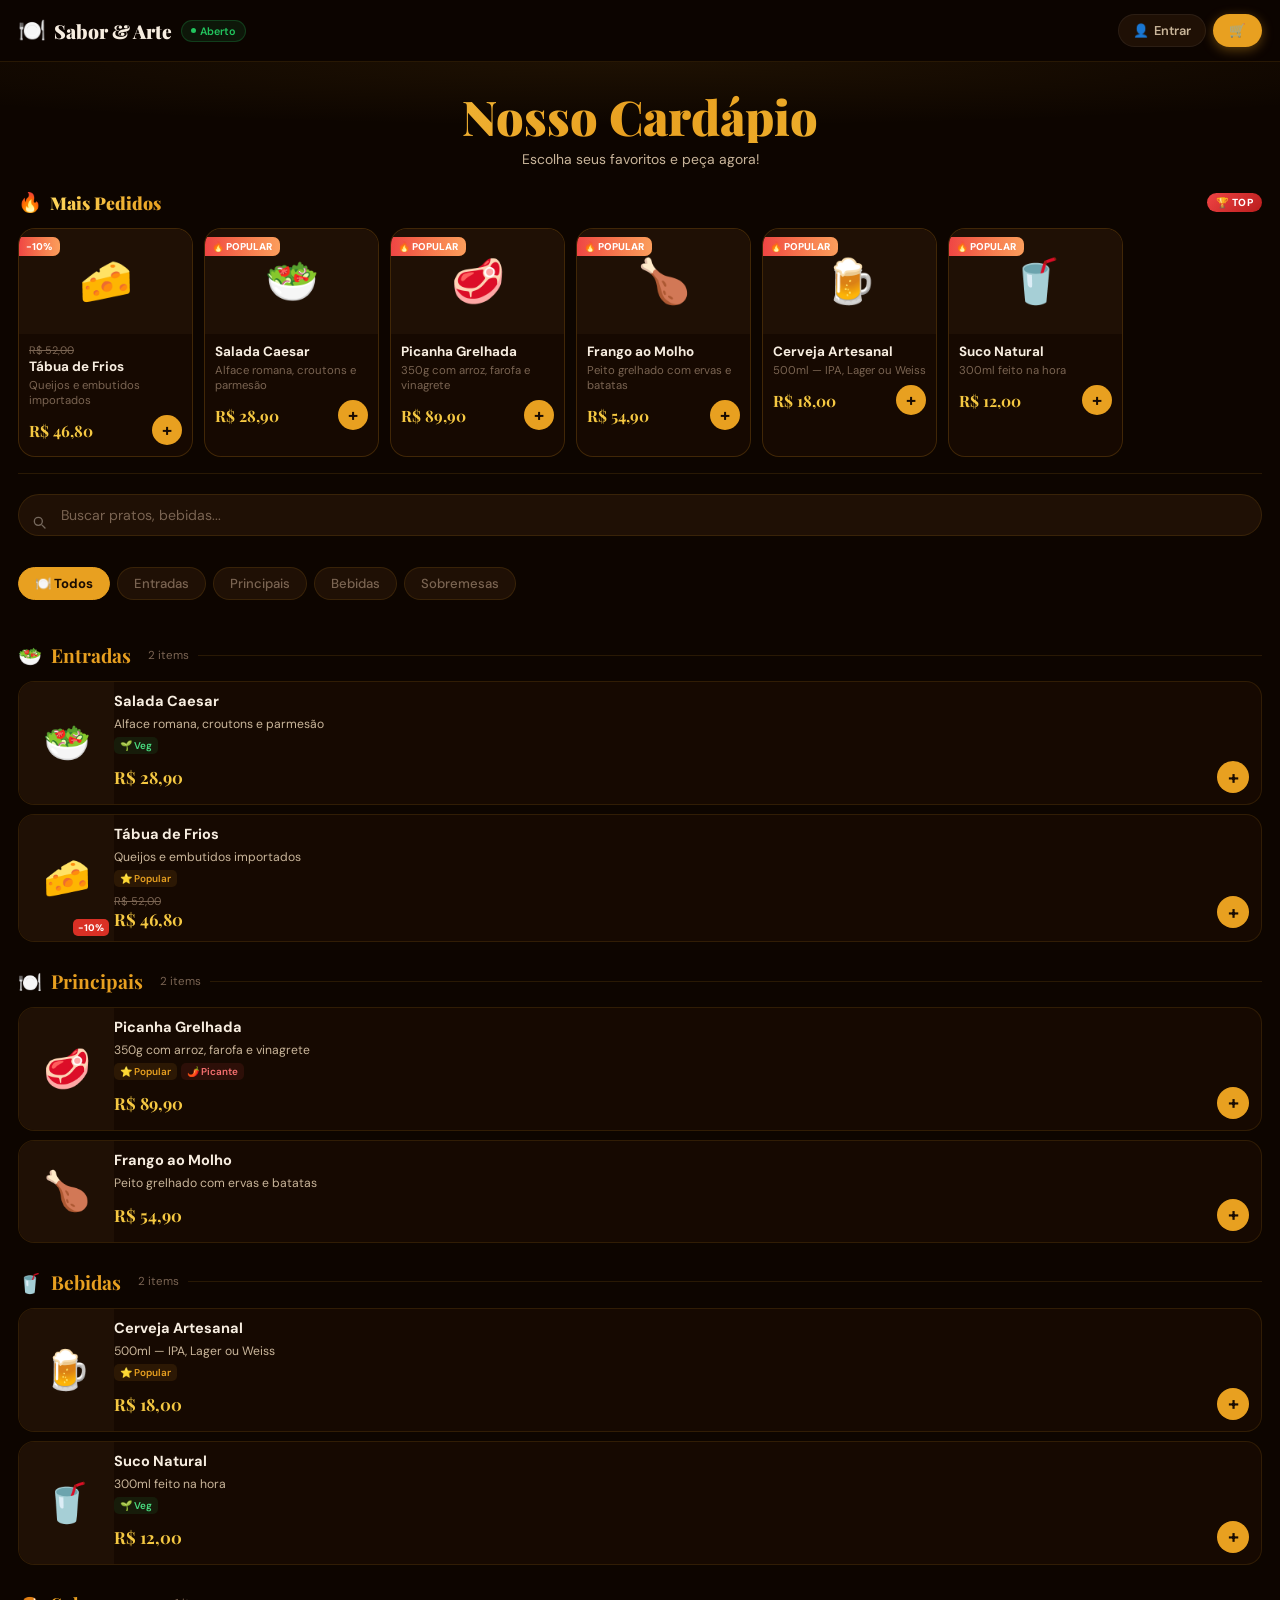
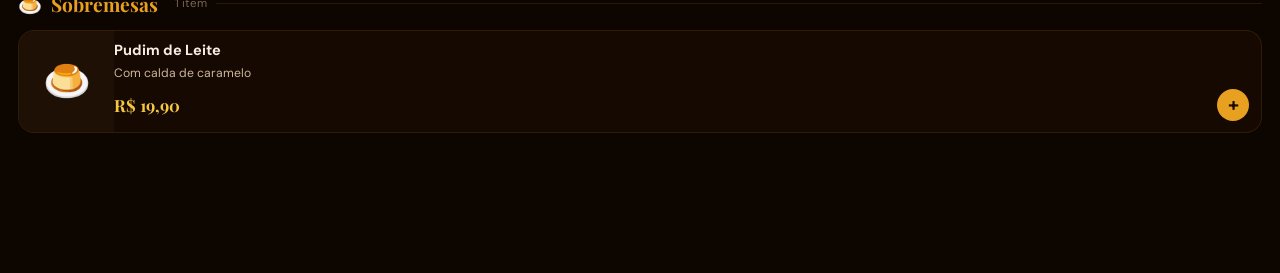
<file: cardapio-3.html>
<!DOCTYPE html>
<html lang="pt-BR">
<head>
<meta charset="UTF-8">
<meta name="viewport" content="width=device-width,initial-scale=1,maximum-scale=1,user-scalable=no">
<meta name="theme-color" content="#0d0500">
<meta name="apple-mobile-web-app-capable" content="yes">
<meta name="apple-mobile-web-app-status-bar-style" content="black-translucent">
<meta name="description" content="Cardápio digital — peça com facilidade">
<link rel="manifest" href="#" id="manifest-link">
<title>Cardápio Digital</title>
<link rel="preconnect" href="https://fonts.googleapis.com">
<link href="https://fonts.googleapis.com/css2?family=Playfair+Display:wght@400;700;900&family=DM+Sans:wght@300;400;500;600&display=swap" rel="stylesheet">
<script src="credito.js"></script>
<script src="entrega.js"></script>
<style>
/* ══ TOKENS ══ */
:root{
  --bg:#0d0500;--s1:#160901;--s2:#1f1005;--s3:#2a160a;--s4:#341d0e;
  --gold:#e8a020;--gold2:#f5c842;--gold3:#ffd85c;--gdim:rgba(232,160,32,.12);
  --red:#d93025;--green:#22c55e;--blue:#3b82f6;--purple:#8b5cf6;
  --text:#f7ede0;--t2:#c9b59a;--muted:#7a6452;
  --bord:rgba(232,160,32,.13);--bord2:rgba(255,255,255,.06);
  --r:16px;--rsm:10px;--rxs:8px;
  --serif:'Playfair Display',serif;--sans:'DM Sans',sans-serif;
}
*,*::before,*::after{box-sizing:border-box;margin:0;padding:0;-webkit-tap-highlight-color:transparent}
html{scroll-behavior:smooth}
body{background:var(--bg);color:var(--text);font-family:var(--sans);min-height:100vh;overflow-x:hidden;-webkit-font-smoothing:antialiased}
button{cursor:pointer;border:none;font-family:var(--sans);outline:none}
input,textarea,select{font-family:var(--sans);outline:none}
img{display:block}
::-webkit-scrollbar{width:3px;height:3px}
::-webkit-scrollbar-thumb{background:var(--bord);border-radius:99px}

/* ══ HEADER ══ */
.hdr{position:sticky;top:0;z-index:200;height:62px;background:rgba(13,5,0,.96);backdrop-filter:blur(24px);-webkit-backdrop-filter:blur(24px);border-bottom:1px solid var(--bord);display:flex;align-items:center;justify-content:space-between;padding:0 18px;gap:10px}
.hdr-left{display:flex;align-items:center;gap:9px;flex:1;min-width:0}
.logo-wrap{display:flex;align-items:center;gap:8px;min-width:0}
.logo-ico{font-size:1.4rem;flex-shrink:0}
.logo{font-family:var(--serif);font-size:1.2rem;font-weight:900;white-space:nowrap;overflow:hidden;text-overflow:ellipsis}
.logo em{color:var(--gold);font-style:normal}
.open-pill{flex-shrink:0;display:flex;align-items:center;gap:4px;background:rgba(34,197,94,.1);border:1px solid rgba(34,197,94,.22);border-radius:20px;padding:3px 9px;font-size:.67rem;font-weight:600;color:var(--green)}
.odot{width:5px;height:5px;border-radius:50%;background:var(--green);animation:bk 2s infinite}
@keyframes bk{0%,100%{opacity:1}50%{opacity:.3}}
.hdr-right{display:flex;align-items:center;gap:7px;flex-shrink:0}
.auth-btn{background:var(--s2);border:1px solid var(--bord2);border-radius:50px;padding:7px 14px;font-size:.8rem;font-weight:600;color:var(--t2);display:flex;align-items:center;gap:5px;transition:border-color .15s}
.auth-btn:hover{border-color:var(--gold)}
.cart-fab{position:relative;background:var(--gold);border-radius:50px;padding:8px 16px;font-size:.84rem;font-weight:700;color:#1a0c02;display:flex;align-items:center;gap:5px;box-shadow:0 3px 12px rgba(232,160,32,.38);transition:transform .12s}
.cart-fab:active{transform:scale(.94)}
.cbadge{position:absolute;top:-6px;right:-6px;background:var(--red);color:#fff;border-radius:50%;width:19px;height:19px;display:none;align-items:center;justify-content:center;font-size:.66rem;font-weight:800;border:2px solid var(--bg);animation:popIn .2s both;transition:transform .2s cubic-bezier(.34,1.56,.64,1)}
.cbadge.on{display:flex}
@keyframes popIn{from{transform:scale(0)}to{transform:scale(1)}}

/* ══ HERO ══ */
.hero{position:relative;padding:28px 20px 20px;text-align:center;overflow:hidden}
.hero::before{content:'';position:absolute;inset:0;background:radial-gradient(ellipse 70% 50% at 50% 0%,rgba(232,160,32,.08),transparent);pointer-events:none}
.hero-title{font-family:var(--serif);font-size:clamp(1.8rem,7vw,3rem);font-weight:900;line-height:1.1;background:linear-gradient(135deg,var(--gold3),var(--gold),var(--gold2));-webkit-background-clip:text;-webkit-text-fill-color:transparent;background-clip:text}
.hero-sub{color:var(--t2);margin-top:6px;font-size:.87rem;line-height:1.5}
.hero-hrs{display:none;align-items:center;gap:5px;margin-top:10px;background:var(--s2);border:1px solid var(--bord);border-radius:20px;padding:4px 12px;font-size:.74rem;color:var(--t2)}
.hero-hrs.on{display:inline-flex}
/* Status fechado */
.closed-notice{display:none;margin:0 18px 14px;padding:12px 15px;background:rgba(217,48,37,.08);border:1px solid rgba(217,48,37,.25);border-radius:var(--r);font-size:.85rem;color:#f87171;align-items:center;gap:9px}
.closed-notice.on{display:flex}

/* ══ CREDIT BANNER ══ */
.credit-banner{display:none;align-items:center;gap:12px;margin:0 18px 14px;padding:13px 15px;background:linear-gradient(135deg,rgba(139,92,246,.15),rgba(139,92,246,.06));border:1px solid rgba(139,92,246,.3);border-radius:var(--r)}
.credit-banner.on{display:flex}
.cb-icon{font-size:1.8rem;flex-shrink:0}
.cb-info{flex:1;min-width:0}
.cb-title{font-weight:700;font-size:.9rem;color:#c4b5fd}
.cb-sub{font-size:.76rem;color:var(--t2);margin-top:2px}
.cb-btn{background:rgba(139,92,246,.25);border:1px solid rgba(139,92,246,.4);border-radius:var(--rxs);padding:7px 13px;font-size:.78rem;font-weight:700;color:#c4b5fd;flex-shrink:0;white-space:nowrap}

/* ══ OFFERS ══ */
.offers-wrap{padding:0 18px;display:none}.offers-wrap.on{display:block}
.oh{display:flex;align-items:center;gap:8px;margin-bottom:13px}
.flame{font-size:1.2rem;animation:fd 1.3s ease-in-out infinite alternate;display:inline-block}
@keyframes fd{0%{transform:scale(1) rotate(-4deg);filter:drop-shadow(0 0 5px #f59e0b)}100%{transform:scale(1.12) rotate(3deg);filter:drop-shadow(0 0 12px #ef4444)}}
.oh-lbl{font-family:var(--serif);font-size:1.1rem;font-weight:900;background:linear-gradient(90deg,var(--gold3),var(--gold));-webkit-background-clip:text;-webkit-text-fill-color:transparent;background-clip:text}
.hot-pill{margin-left:auto;background:linear-gradient(135deg,#ef4444,#b91c1c);color:#fff;font-size:.64rem;font-weight:800;border-radius:20px;padding:3px 9px;text-transform:uppercase;letter-spacing:.5px;animation:hp 1.8s ease-in-out infinite}
@keyframes hp{0%,100%{box-shadow:0 0 0 0 rgba(239,68,68,.4)}50%{box-shadow:0 0 0 6px rgba(239,68,68,0)}}
.offers-row{display:flex;gap:11px;overflow-x:auto;padding-bottom:16px;scrollbar-width:none}
.offers-row::-webkit-scrollbar{display:none}
.oc{flex-shrink:0;width:175px;background:var(--s1);border:1px solid rgba(232,160,32,.2);border-radius:17px;overflow:hidden;position:relative;cursor:pointer;transition:transform .16s,border-color .16s,box-shadow .16s}
.oc:active{transform:scale(.96)}
.oc:hover{border-color:var(--gold);transform:translateY(-3px);box-shadow:0 8px 24px rgba(232,160,32,.15)}
.oc-rib{position:absolute;top:8px;left:-1px;z-index:3;background:linear-gradient(90deg,#ef4444,#f97316);color:#fff;font-size:.62rem;font-weight:800;padding:3px 8px;border-radius:0 7px 7px 0;text-transform:uppercase;overflow:hidden}
.oc-rib::after{content:'';position:absolute;inset:0;background:linear-gradient(90deg,transparent,rgba(255,255,255,.3),transparent);background-size:200% 100%;animation:rs 2.5s infinite}
@keyframes rs{0%{background-position:-200% 0}100%{background-position:200% 0}}
.oc-img{width:100%;height:105px;background:var(--s2);display:flex;align-items:center;justify-content:center;font-size:2.8rem;overflow:hidden;position:relative}
.oc-img img{width:100%;height:100%;object-fit:cover;transition:transform .3s}
.oc:hover .oc-img img{transform:scale(1.06)}
.oc-body{padding:9px 10px 11px}
.oc-name{font-weight:700;font-size:.84rem;line-height:1.3;margin-bottom:3px}
.oc-desc{font-size:.71rem;color:var(--muted);display:-webkit-box;-webkit-line-clamp:2;-webkit-box-orient:vertical;overflow:hidden;margin-bottom:7px}
.oc-row{display:flex;align-items:center;justify-content:space-between}
.oc-price{font-family:var(--serif);font-size:.98rem;font-weight:700;color:var(--gold2)}
.oc-old{font-size:.68rem;color:var(--muted);text-decoration:line-through;margin-bottom:1px}
.oc-add{background:var(--gold);border-radius:50%;width:30px;height:30px;font-size:1.1rem;font-weight:700;color:#1a0c02;display:flex;align-items:center;justify-content:center;transition:transform .1s,background .1s}
.oc-add:active{transform:scale(.86);background:var(--gold2)}
.od{height:1px;background:var(--bord);margin:0 18px 20px}

/* ══ SEARCH ══ */
.srch{padding:0 18px 13px;position:relative}
.srch-icon{position:absolute;left:31px;top:50%;transform:translateY(-50%);opacity:.4;pointer-events:none}
.srch-bar{width:100%;background:var(--s2);border:1px solid var(--bord);border-radius:50px;padding:11px 18px 11px 42px;color:var(--text);font-size:.88rem;transition:border-color .18s,box-shadow .18s}
.srch-bar:focus{border-color:var(--gold);box-shadow:0 0 0 3px rgba(232,160,32,.1)}
.srch-bar::placeholder{color:var(--muted)}
.srch-x{position:absolute;right:30px;top:50%;transform:translateY(-50%);background:var(--s3);border:none;border-radius:50%;width:22px;height:22px;color:var(--muted);font-size:.75rem;display:none;align-items:center;justify-content:center}
.srch-x.on{display:flex}

/* ══ CATEGORIES ══ */
.cats{display:flex;gap:7px;overflow-x:auto;padding:0 18px 16px;scrollbar-width:none}
.cats::-webkit-scrollbar{display:none}
.chip{flex-shrink:0;background:var(--s2);border:1px solid var(--bord);border-radius:50px;padding:7px 16px;font-size:.82rem;font-weight:500;color:var(--muted);white-space:nowrap;transition:all .16s}
.chip.on{background:var(--gold);border-color:var(--gold);color:#1a0c02;font-weight:700}

/* ══ MENU ══ */
.menu{padding:0 18px 140px}
.cat-hd{font-family:var(--serif);font-size:1.2rem;font-weight:700;color:var(--gold);margin:26px 0 13px;display:flex;align-items:center;gap:9px}
.cat-hd::after{content:'';flex:1;height:1px;background:var(--bord)}
.items-list{display:flex;flex-direction:column;gap:9px}
.ic{background:var(--s1);border:1px solid var(--bord);border-radius:var(--r);display:flex;overflow:hidden;transition:border-color .16s,transform .1s,box-shadow .16s;cursor:pointer;animation:fu .32s both}
.ic:nth-child(2){animation-delay:.04s}.ic:nth-child(3){animation-delay:.08s}.ic:nth-child(4){animation-delay:.12s}.ic:nth-child(5){animation-delay:.16s}
@keyframes fu{from{opacity:0;transform:translateY(10px)}to{opacity:1;transform:translateY(0)}}
.ic:active{transform:scale(.985)}
.ic:hover{border-color:rgba(232,160,32,.35);box-shadow:0 4px 18px rgba(0,0,0,.28)}
.ic.unavail{opacity:.4;pointer-events:none}
.ic-img{width:95px;flex-shrink:0;background:var(--s2);display:flex;align-items:center;justify-content:center;font-size:2.4rem;min-height:95px;overflow:hidden;position:relative}
.ic-img img{width:100%;height:100%;object-fit:cover;transition:transform .3s}
.ic:hover .ic-img img{transform:scale(1.05)}
.ic-pbadge{position:absolute;bottom:5px;right:5px;background:var(--red);color:#fff;font-size:.6rem;font-weight:800;border-radius:5px;padding:2px 5px}
.ic-new{position:absolute;top:5px;left:5px;background:var(--purple);color:#fff;font-size:.6rem;font-weight:800;border-radius:5px;padding:2px 5px}
.ic-body{flex:1;padding:11px 12px 11px 0;display:flex;flex-direction:column;gap:4px;min-width:0}
.ic-name{font-weight:700;font-size:.91rem;line-height:1.3}
.ic-desc{color:var(--t2);font-size:.76rem;line-height:1.4;flex:1;display:-webkit-box;-webkit-line-clamp:2;-webkit-box-orient:vertical;overflow:hidden}
.ic-tags{display:flex;gap:4px;flex-wrap:wrap}
.itag{font-size:.62rem;font-weight:600;border-radius:5px;padding:2px 6px;background:var(--s3);color:var(--t2)}
.itag.veg{background:rgba(34,197,94,.1);color:#4ade80}
.itag.hot{background:rgba(239,68,68,.1);color:#f87171}
.itag.pop{background:rgba(232,160,32,.1);color:var(--gold)}
.ic-foot{display:flex;align-items:center;justify-content:space-between;margin-top:3px}
.ic-prices{display:flex;flex-direction:column}
.ic-old{font-size:.7rem;color:var(--muted);text-decoration:line-through}
.ic-price{font-family:var(--serif);font-size:1.05rem;font-weight:700;color:var(--gold2)}
.add-btn{background:var(--gold);border-radius:50%;width:32px;height:32px;font-size:1.2rem;font-weight:700;color:#1a0c02;display:flex;align-items:center;justify-content:center;flex-shrink:0;transition:transform .1s,background .1s}
.add-btn:active{transform:scale(.86);background:var(--gold2)}
.qrow{display:flex;align-items:center;gap:7px}
.qb{background:var(--s2);border:1px solid var(--bord);border-radius:50%;width:28px;height:28px;font-size:.9rem;font-weight:700;color:var(--text);display:flex;align-items:center;justify-content:center;transition:background .1s}
.qb.minus{color:var(--red);border-color:rgba(217,48,37,.3)}
.qb:active{background:var(--gold);color:#1a0c02;border-color:var(--gold)}
.qn{font-weight:700;font-size:.9rem;min-width:16px;text-align:center}
mark{background:rgba(232,160,32,.22);color:var(--gold2);border-radius:3px;padding:0 2px}
.no-results{text-align:center;padding:50px 20px;color:var(--muted)}
.no-results .nr-ico{font-size:2.6rem;margin-bottom:9px}

/* ══ FLOAT CART ══ */
.float-cart{position:fixed;bottom:22px;left:50%;transform:translateX(-50%);z-index:150;background:linear-gradient(135deg,var(--gold),var(--gold2));border-radius:50px;padding:13px 26px;color:#1a0c02;font-size:.9rem;font-weight:700;display:none;align-items:center;gap:9px;box-shadow:0 6px 24px rgba(232,160,32,.48);cursor:pointer;white-space:nowrap;transition:transform .15s}
.float-cart.on{display:flex}
.float-cart:active{transform:translateX(-50%) scale(.96)}
.fc-n{background:rgba(0,0,0,.18);border-radius:20px;padding:2px 8px;font-size:.78rem;font-weight:800}

/* ══ OVERLAYS ══ */
.overlay{position:fixed;inset:0;z-index:300;background:rgba(0,0,0,.78);backdrop-filter:blur(6px);-webkit-backdrop-filter:blur(6px);display:flex;align-items:flex-end;justify-content:center;opacity:0;pointer-events:none;transition:opacity .24s}
.overlay.on{opacity:1;pointer-events:all}
.sheet{background:var(--s1);border-top:1px solid var(--bord);border-radius:22px 22px 0 0;width:100%;max-width:520px;max-height:92vh;overflow-y:auto;transform:translateY(100%);transition:transform .3s cubic-bezier(.4,0,.2,1)}
.overlay.on .sheet{transform:translateY(0)}
.drag-bar{width:36px;height:4px;background:var(--s4);border-radius:2px;margin:12px auto 0;flex-shrink:0}
.sh-hd{padding:13px 18px 11px;border-bottom:1px solid var(--bord);display:flex;align-items:center;justify-content:space-between;flex-shrink:0}
.sh-hd h2,.sh-hd h3{font-family:var(--serif);font-size:1.05rem;font-weight:700}
.sh-close{background:var(--s3);border-radius:50%;width:28px;height:28px;color:var(--t2);font-size:.9rem;display:flex;align-items:center;justify-content:center;transition:background .15s}
.sh-close:hover{background:var(--red);color:#fff}

/* ══ DETAIL ══ */
.det-img-w{width:100%;height:210px;background:var(--s2);display:flex;align-items:center;justify-content:center;font-size:5rem;overflow:hidden;position:relative}
.det-img-w img{width:100%;height:100%;object-fit:cover}
.det-img-ov{position:absolute;bottom:0;left:0;right:0;height:60px;background:linear-gradient(to top,var(--s1),transparent)}
.det-cls{position:absolute;top:11px;right:11px;z-index:2;background:rgba(0,0,0,.55);backdrop-filter:blur(8px);border-radius:50%;width:32px;height:32px;color:#fff;display:flex;align-items:center;justify-content:center;font-size:.9rem}
.det-body{padding:16px 20px 28px}
.det-name{font-family:var(--serif);font-size:1.4rem;font-weight:900;margin-bottom:5px}
.det-tags-row{display:flex;gap:6px;flex-wrap:wrap;margin-bottom:9px}
.det-desc{color:var(--t2);font-size:.87rem;line-height:1.6;margin-bottom:14px}
.det-price-row{display:flex;align-items:flex-end;gap:10px;margin-bottom:18px}
.det-price{font-family:var(--serif);font-size:1.65rem;font-weight:900;color:var(--gold2)}
.det-old{font-size:.86rem;color:var(--muted);text-decoration:line-through;margin-bottom:3px}
.det-save{font-size:.76rem;color:var(--green);font-weight:600;margin-bottom:3px}
.obs-lbl{font-size:.79rem;font-weight:600;color:var(--muted);margin-bottom:5px}
.obs-ta{width:100%;background:var(--s2);border:1px solid var(--bord);border-radius:var(--rsm);padding:10px 13px;color:var(--text);font-size:.86rem;resize:none;height:66px;margin-bottom:15px;transition:border-color .18s}
.obs-ta:focus{border-color:var(--gold)}
.obs-ta::placeholder{color:var(--muted)}
.det-add-btn{width:100%;background:var(--gold);border-radius:13px;padding:14px;font-size:.96rem;font-weight:700;color:#1a0c02;display:flex;align-items:center;justify-content:center;gap:7px;transition:transform .1s,filter .1s}
.det-add-btn:active{transform:scale(.98);filter:brightness(.9)}

/* ══ UPSELL ══ */
.ups-added{margin:12px 18px;padding:10px 13px;background:rgba(232,160,32,.08);border:1px solid rgba(232,160,32,.2);border-radius:11px;display:flex;align-items:center;gap:10px}
.ups-ico{font-size:1.65rem}
.ups-name{font-weight:700;font-size:.87rem}
.ups-sub{font-size:.73rem;color:var(--t2);margin-top:1px}
.ups-sublbl{padding:0 18px 8px;font-size:.79rem;color:var(--t2)}
.ups-list{display:flex;flex-direction:column;gap:7px;padding:0 18px}
.ups-row{background:var(--s2);border:1px solid var(--bord);border-radius:11px;padding:9px 12px;display:flex;align-items:center;gap:10px;cursor:pointer;transition:border-color .14s}
.ups-row:hover{border-color:rgba(232,160,32,.35)}
.ups-img{width:42px;height:42px;border-radius:8px;background:var(--s3);display:flex;align-items:center;justify-content:center;font-size:1.35rem;overflow:hidden;flex-shrink:0}
.ups-img img{width:100%;height:100%;object-fit:cover}
.ups-info{flex:1;min-width:0}
.ups-iname{font-weight:600;font-size:.85rem;white-space:nowrap;overflow:hidden;text-overflow:ellipsis}
.ups-idesc{font-size:.72rem;color:var(--muted);margin-top:1px;white-space:nowrap;overflow:hidden;text-overflow:ellipsis}
.ups-iprice{font-family:var(--serif);font-size:.9rem;font-weight:700;color:var(--gold2);white-space:nowrap}
.ups-iadd{background:var(--gold);border-radius:50%;width:28px;height:28px;font-size:.95rem;font-weight:700;color:#1a0c02;display:flex;align-items:center;justify-content:center;flex-shrink:0;transition:background .1s}
.ups-iadd.done{background:var(--green)}
.ups-skip{display:block;width:calc(100% - 36px);margin:11px 18px 0;background:none;border:1px solid var(--bord);border-radius:11px;padding:10px;font-size:.84rem;color:var(--muted);transition:border-color .15s,color .15s}
.ups-skip:hover{border-color:var(--gold);color:var(--text)}

/* ══ CART ══ */
.cart-body{flex:1;overflow-y:auto;padding:10px 18px}
.citem{display:flex;align-items:center;gap:9px;padding:10px 0;border-bottom:1px solid var(--bord)}
.citem:last-child{border-bottom:none}
.citem-img{width:40px;height:40px;border-radius:8px;background:var(--s2);display:flex;align-items:center;justify-content:center;font-size:1.3rem;overflow:hidden;flex-shrink:0}
.citem-img img{width:100%;height:100%;object-fit:cover}
.citem-info{flex:1;min-width:0}
.citem-name{font-weight:600;font-size:.87rem;white-space:nowrap;overflow:hidden;text-overflow:ellipsis}
.citem-obs{font-size:.71rem;color:var(--muted);font-style:italic;margin-top:1px;white-space:nowrap;overflow:hidden;text-overflow:ellipsis}
.citem-unit{font-size:.74rem;color:var(--gold);margin-top:1px}
.ci-ctrl{display:flex;align-items:center;gap:6px;flex-shrink:0}
.cqb{background:var(--s2);border:1px solid var(--bord);border-radius:50%;width:25px;height:25px;font-size:.85rem;font-weight:700;color:var(--text);display:flex;align-items:center;justify-content:center;transition:background .1s}
.cqb.minus{color:var(--red);border-color:rgba(217,48,37,.28)}
.cqb:active{background:var(--gold);color:#1a0c02}
.cqn{font-weight:700;font-size:.86rem;min-width:15px;text-align:center}
.cart-empty-st{text-align:center;padding:40px 20px;color:var(--muted)}
.cart-empty-st .eico{font-size:2.8rem;margin-bottom:9px}

/* Credit banner inside cart */
.cart-credit-banner{margin:10px 18px;padding:11px 14px;background:rgba(139,92,246,.1);border:1px solid rgba(139,92,246,.25);border-radius:11px;display:none}
.cart-credit-banner.on{display:block}
.ccb-title{font-weight:700;font-size:.86rem;color:#c4b5fd;margin-bottom:5px}
.ccb-row{display:flex;align-items:center;justify-content:space-between;font-size:.82rem;color:var(--t2);margin-bottom:4px}
.ccb-toggle{display:flex;align-items:center;gap:8px;margin-top:8px}
.ccb-toggle label{font-size:.82rem;color:var(--t2);cursor:pointer}
input[type=checkbox]{accent-color:var(--purple);width:16px;height:16px;cursor:pointer}

/* ══ FORM ══ */
.form-area{padding:13px 18px;border-top:1px solid var(--bord);flex-shrink:0}
.fs-title{font-size:.78rem;font-weight:700;color:var(--muted);text-transform:uppercase;letter-spacing:.5px;margin-bottom:8px;display:flex;align-items:center;gap:5px}
.irow{display:flex;gap:8px;margin-bottom:8px}
.ci{flex:1;background:var(--s2);border:1px solid var(--bord);border-radius:var(--rsm);padding:10px 12px;color:var(--text);font-size:.85rem;transition:border-color .16s}
.ci:focus{border-color:var(--gold)}
.ci::placeholder{color:var(--muted)}
textarea.ci{resize:none;height:56px}
.ci.full{width:100%;display:block;margin-bottom:8px}
.dtog{display:flex;gap:7px;margin-bottom:8px}
.dopt{flex:1;background:var(--s2);border:1.5px solid var(--bord);border-radius:var(--rsm);padding:9px 8px;display:flex;align-items:center;justify-content:center;gap:5px;font-size:.82rem;font-weight:600;color:var(--muted);transition:all .15s}
.dopt.on{border-color:var(--gold);background:var(--gdim);color:var(--gold)}

/* Delivery zone card */
.delivery-section{padding:0 18px 10px;flex-shrink:0}
.delivery-label{font-size:.78rem;font-weight:700;color:var(--muted);text-transform:uppercase;letter-spacing:.5px;margin-bottom:7px;display:flex;align-items:center;gap:5px}
.addr-row{display:flex;gap:7px;margin-bottom:8px}
.addr-row .ci{flex:1}
.calc-btn{background:var(--gold);border-radius:var(--rsm);padding:9px 14px;font-size:.82rem;font-weight:700;color:#1a0c02;flex-shrink:0;transition:opacity .15s,transform .1s;white-space:nowrap}
.calc-btn:active{transform:scale(.96)}
.calc-btn:disabled{opacity:.5;cursor:not-allowed}

/* Payment */
.pay-wrap{display:flex;gap:6px;flex-wrap:wrap;margin-bottom:8px}
.popt{flex:1;min-width:64px;background:var(--s2);border:1.5px solid var(--bord);border-radius:var(--rsm);padding:8px 7px;display:flex;flex-direction:column;align-items:center;gap:3px;cursor:pointer;transition:all .15s}
.popt.on{border-color:var(--gold);background:var(--gdim)}
.pico{font-size:1.2rem}
.plbl{font-size:.67rem;font-weight:600;color:var(--muted);white-space:nowrap}
.popt.on .plbl{color:var(--gold)}
.troco-w{display:none;margin-bottom:8px}.troco-w.on{display:block}
.troco-hint{font-size:.73rem;color:var(--muted);margin-bottom:4px}

/* Cart footer */
.cart-foot{padding:12px 18px 26px;border-top:1px solid var(--bord);flex-shrink:0;background:var(--s1)}
.subtotline{display:flex;justify-content:space-between;font-size:.81rem;color:var(--t2);margin-bottom:4px}
.totalline{display:flex;justify-content:space-between;align-items:baseline;margin-bottom:13px;margin-top:6px;padding-top:8px;border-top:1px solid var(--bord)}
.tlbl{font-size:.9rem;font-weight:600;color:var(--t2)}
.tval{font-family:var(--serif);font-size:1.5rem;font-weight:900;color:var(--gold2)}
.wa-btn{width:100%;background:linear-gradient(135deg,#25D366,#1aaf56);border-radius:13px;padding:14px;color:#fff;font-size:.95rem;font-weight:700;display:flex;align-items:center;justify-content:center;gap:7px;box-shadow:0 4px 16px rgba(37,211,102,.3);transition:transform .12s,opacity .15s}
.wa-btn:active{transform:scale(.98)}
.wa-btn:disabled{opacity:.45}
.wa-btn.blocked{opacity:.35;cursor:not-allowed}

/* ══ AUTH ══ */
.auth-tabs{display:flex;border-bottom:1px solid var(--bord);margin:0 18px 16px}
.atab{flex:1;padding:11px 0;font-size:.88rem;font-weight:600;color:var(--muted);background:none;border-bottom:2px solid transparent;transition:color .15s,border-color .15s;text-align:center}
.atab.on{color:var(--gold);border-color:var(--gold)}
.auth-form{padding:0 18px 28px}
.auth-form .ci.full{margin-bottom:9px}
.auth-submit{width:100%;background:var(--gold);border-radius:12px;padding:13px;font-size:.95rem;font-weight:700;color:#1a0c02;margin-top:4px;transition:opacity .15s}
.auth-submit:hover{opacity:.9}
.auth-link{text-align:center;margin-top:11px;font-size:.82rem;color:var(--muted)}
.auth-link button{background:none;color:var(--gold);font-weight:600;font-size:.82rem}
.auth-err{background:rgba(217,48,37,.1);border:1px solid rgba(217,48,37,.25);border-radius:var(--rsm);padding:9px 13px;font-size:.82rem;color:#f87171;margin-bottom:10px;display:none}
.auth-err.on{display:block}

/* ══ PROFILE ══ */
.profile-header{padding:20px 18px 16px;border-bottom:1px solid var(--bord);text-align:center}
.profile-avatar{width:64px;height:64px;border-radius:50%;background:linear-gradient(135deg,var(--gold),var(--gold2));display:flex;align-items:center;justify-content:center;font-size:1.7rem;font-weight:900;color:#1a0c02;margin:0 auto 10px;font-family:var(--serif)}
.profile-name{font-family:var(--serif);font-size:1.2rem;font-weight:700}
.profile-email{font-size:.8rem;color:var(--t2);margin-top:2px}
.profile-phone{font-size:.78rem;color:var(--muted);margin-top:1px}
.profile-body{padding:16px 18px 28px}
.pstat-grid{display:grid;grid-template-columns:1fr 1fr;gap:10px;margin-bottom:18px}
.pstat{background:var(--s2);border:1px solid var(--bord);border-radius:12px;padding:13px 14px;position:relative;overflow:hidden}
.pstat .bar{position:absolute;top:0;left:0;right:0;height:3px}
.pstat.g .bar{background:var(--green)}.pstat.gold .bar{background:var(--gold)}.pstat.p .bar{background:var(--purple)}.pstat.b .bar{background:var(--blue)}
.pstat-lbl{font-size:.7rem;color:var(--t2);font-weight:500;text-transform:uppercase;letter-spacing:.4px;margin-bottom:4px}
.pstat-val{font-family:var(--serif);font-size:1.25rem;font-weight:900;line-height:1}
.pstat-sub{font-size:.7rem;color:var(--muted);margin-top:3px}
.credit-card-vis{background:linear-gradient(135deg,#4c1d95,#7c3aed,#5b21b6);border-radius:16px;padding:18px 20px 16px;margin-bottom:16px;position:relative;overflow:hidden}
.credit-card-vis::before{content:'';position:absolute;top:-30px;right:-30px;width:120px;height:120px;border-radius:50%;background:rgba(255,255,255,.07)}
.credit-card-vis::after{content:'';position:absolute;bottom:-40px;left:-20px;width:140px;height:140px;border-radius:50%;background:rgba(255,255,255,.05)}
.ccv-label{font-size:.72rem;font-weight:700;color:rgba(255,255,255,.65);text-transform:uppercase;letter-spacing:.7px;margin-bottom:3px;position:relative}
.ccv-value{font-family:var(--serif);font-size:1.6rem;font-weight:900;color:#fff;margin-bottom:10px;position:relative}
.ccv-row{display:flex;justify-content:space-between;align-items:flex-end;position:relative}
.ccv-info{font-size:.75rem;color:rgba(255,255,255,.7)}
.ccv-info strong{color:#fff;display:block;font-size:.88rem;margin-top:1px}
.ccv-badge{background:rgba(255,255,255,.18);border-radius:8px;padding:4px 10px;font-size:.73rem;font-weight:700;color:#fff}
.credit-card-locked{background:var(--s2);border:1px solid var(--bord);border-radius:16px;padding:16px 18px;margin-bottom:16px;text-align:center}
.ccl-icon{font-size:2rem;margin-bottom:6px}
.ccl-title{font-weight:700;font-size:.92rem;margin-bottom:4px}
.ccl-sub{font-size:.79rem;color:var(--t2);line-height:1.5}
.ccl-progress{margin-top:10px;background:var(--s3);border-radius:99px;height:6px;overflow:hidden}
.ccl-bar{height:100%;background:linear-gradient(90deg,var(--gold),var(--gold2));border-radius:99px;transition:width .4s}
.ccl-prog-lbl{font-size:.72rem;color:var(--muted);margin-top:5px}
.p-section-title{font-family:var(--serif);font-size:.95rem;font-weight:700;color:var(--gold);margin-bottom:10px;display:flex;align-items:center;gap:8px}
.p-section-title::after{content:'';flex:1;height:1px;background:var(--bord)}
.order-hist-item{background:var(--s2);border:1px solid var(--bord);border-radius:11px;padding:11px 13px;margin-bottom:8px}
.ohi-top{display:flex;justify-content:space-between;align-items:center;margin-bottom:5px}
.ohi-id{font-weight:700;font-size:.85rem}
.ohi-status{font-size:.71rem;font-weight:700;border-radius:20px;padding:3px 9px}
.ohi-status.delivered{background:rgba(34,197,94,.12);color:var(--green)}
.ohi-status.pending{background:rgba(245,158,11,.12);color:#f59e0b}
.ohi-status.preparing{background:rgba(249,115,22,.12);color:#f97316}
.ohi-items{font-size:.78rem;color:var(--t2);margin-bottom:3px}
.ohi-foot{display:flex;justify-content:space-between;font-size:.78rem}
.ohi-date{color:var(--muted)}
.ohi-total{font-weight:700;color:var(--gold2)}
.coupon-item{background:linear-gradient(135deg,rgba(232,160,32,.12),rgba(232,160,32,.05));border:1px solid rgba(232,160,32,.3);border-radius:11px;padding:11px 13px;margin-bottom:8px;display:flex;align-items:center;gap:11px}
.coupon-ico{font-size:1.6rem;flex-shrink:0}
.coupon-code{font-weight:800;font-size:.95rem;color:var(--gold);font-family:monospace;letter-spacing:1px}
.coupon-desc{font-size:.76rem;color:var(--t2);margin-top:2px}
.coupon-exp{font-size:.71rem;color:var(--muted);margin-top:2px}
.no-items-msg{text-align:center;padding:22px 0;color:var(--muted);font-size:.85rem}

/* ══ SUCCESS ══ */
.success-ov{position:fixed;inset:0;z-index:700;background:var(--bg);display:none;flex-direction:column;align-items:center;justify-content:center;text-align:center;padding:28px;animation:fdi .4s both}
.success-ov.on{display:flex}
@keyframes fdi{from{opacity:0}to{opacity:1}}
.sico{font-size:5rem;margin-bottom:14px;animation:bi .55s .1s both}
@keyframes bi{0%{transform:scale(0)}60%{transform:scale(1.12)}100%{transform:scale(1)}}
.stitle{font-family:var(--serif);font-size:1.75rem;font-weight:900;color:var(--gold);margin-bottom:7px}
.ssub{color:var(--t2);font-size:.88rem;line-height:1.6;margin-bottom:5px}
.soid{font-size:.78rem;color:var(--muted);margin-bottom:22px}
.track-box{background:var(--s2);border:1px solid var(--bord);border-radius:var(--r);padding:14px 18px;width:100%;max-width:340px;margin-bottom:22px;text-align:left}
.ts{display:flex;align-items:center;gap:9px;padding:7px 0;border-bottom:1px solid var(--bord);font-size:.84rem}
.ts:last-child{border-bottom:none}
.ts-ico{font-size:1rem;flex-shrink:0}
.ts-name{font-weight:600}
.ts-t{font-size:.73rem;color:var(--muted);margin-top:1px}
.ts.cur .ts-name{color:var(--gold)}
.snew-btn{background:var(--gold);border-radius:50px;padding:12px 30px;font-size:.93rem;font-weight:700;color:#1a0c02;transition:transform .1s}
.snew-btn:active{transform:scale(.96)}

/* ══ TOAST ══ */
.toast-wrap{position:fixed;bottom:26px;left:50%;transform:translateX(-50%);z-index:600;display:flex;flex-direction:column;gap:7px;align-items:center;pointer-events:none}
.tmsg{background:var(--s3);border:1px solid var(--bord);border-radius:50px;padding:9px 20px;font-weight:600;font-size:.83rem;color:var(--text);white-space:nowrap;box-shadow:0 4px 16px rgba(0,0,0,.35);opacity:0;transform:translateY(14px);transition:opacity .22s,transform .22s;max-width:90vw;overflow:hidden;text-overflow:ellipsis}
.tmsg.on{opacity:1;transform:translateY(0)}
.tmsg.gold{background:var(--gold);color:#1a0c02;border-color:var(--gold)}
.tmsg.err{background:rgba(217,48,37,.12);color:#f87171;border-color:rgba(217,48,37,.3)}
.tmsg.purple{background:rgba(139,92,246,.2);color:#c4b5fd;border-color:rgba(139,92,246,.3)}
</style>
</head>
<body>

<!-- HEADER -->
<header class="hdr">
  <div class="hdr-left">
    <div class="logo-wrap">
      <span class="logo-ico">🍽️</span>
      <span class="logo" id="store-name"><em>Sabor</em> & Arte</span>
    </div>
    <div class="open-pill" id="open-pill"><span class="odot"></span><span id="open-txt">Aberto</span></div>
  </div>
  <div class="hdr-right">
    <button class="auth-btn" id="auth-btn" onclick="openAuth()">👤 <span id="auth-label">Entrar</span></button>
    <button class="cart-fab" onclick="openCart()" aria-label="Carrinho">
      🛒 <span class="cbadge" id="cbadge">0</span>
    </button>
  </div>
</header>

<!-- HERO -->
<div class="hero">
  <h1 class="hero-title" id="hero-title">Nosso Cardápio</h1>
  <p class="hero-sub" id="hero-sub">Escolha seus favoritos e peça agora!</p>
  <div class="hero-hrs" id="hero-hrs">🕐 <span id="hrs-txt"></span></div>
</div>

<!-- FECHADO NOTICE -->
<div class="closed-notice" id="closed-notice">⚠️ <span id="closed-msg">Estamos fechados no momento.</span></div>

<!-- CREDIT BANNER -->
<div class="credit-banner" id="credit-banner">
  <span class="cb-icon">💳</span>
  <div class="cb-info">
    <div class="cb-title">Conta Rapi10</div>
    <div class="cb-sub" id="cb-sub">Carregando...</div>
  </div>
  <button class="cb-btn" onclick="openProfile()">Ver perfil →</button>
</div>

<!-- OFFERS -->
<div class="offers-wrap" id="offers-wrap">
  <div class="oh">
    <span class="flame">🔥</span>
    <span class="oh-lbl">Mais Pedidos</span>
    <span class="hot-pill">🏆 Top</span>
  </div>
  <div class="offers-row" id="offers-row"></div>
</div>
<div class="od" id="od" style="display:none"></div>

<!-- SEARCH -->
<div class="srch">
  <svg class="srch-icon" width="16" height="16" viewBox="0 0 24 24" fill="none" stroke="currentColor" stroke-width="2" stroke-linecap="round"><circle cx="11" cy="11" r="6"/><path d="m21 21-4.35-4.35"/></svg>
  <input class="srch-bar" type="search" id="srch-bar" placeholder="Buscar pratos, bebidas..." oninput="onSearch()" autocomplete="off" aria-label="Buscar no cardápio">
  <button class="srch-x" id="srch-x" onclick="clearSearch()" aria-label="Limpar busca">✕</button>
</div>
<div style="padding:0 18px 8px;min-height:18px">
  <span id="srch-count" style="font-size:.74rem;color:var(--muted);font-weight:500"></span>
</div>

<!-- CATEGORIES -->
<div class="cats" id="cats"><button class="chip on" onclick="setCat('all',this)">🍽️ Todos</button></div>

<!-- MENU -->
<div class="menu" id="menu"></div>

<!-- FLOAT CART -->
<button class="float-cart" id="float-cart" onclick="openCart()">
  🛒 <span class="fc-n" id="fc-n">0 itens</span><span id="fc-val">Ver carrinho</span>
</button>

<!-- TOASTS -->
<div class="toast-wrap" id="toast-wrap"></div>

<!-- ══ DETAIL OVERLAY ══ -->
<div class="overlay" id="det-ov" onclick="handleDetOv(event)">
  <div class="sheet">
    <div class="det-img-w" id="det-img">
      <button class="det-cls" onclick="closeDetail()">✕</button>
      <div class="det-img-ov"></div>
    </div>
    <div class="det-body">
      <div class="det-name" id="det-name"></div>
      <div class="det-tags-row" id="det-tags"></div>
      <p class="det-desc" id="det-desc"></p>
      <div class="det-price-row">
        <div>
          <div class="det-old" id="det-old" style="display:none"></div>
          <div class="det-save" id="det-save" style="display:none"></div>
          <div class="det-price" id="det-price"></div>
        </div>
      </div>
      <div class="obs-lbl">📝 Observações (opcional)</div>
      <textarea class="obs-ta" id="det-obs" placeholder="Ex: sem cebola, ponto bem passado..."></textarea>
      <button class="det-add-btn" id="det-add-btn" onclick="addFromDetail()">🛒 Adicionar ao carrinho</button>
    </div>
  </div>
</div>

<!-- ══ UPSELL OVERLAY ══ -->
<div class="overlay" id="ups-ov" onclick="handleUpsOv(event)">
  <div class="sheet">
    <div class="drag-bar"></div>
    <div class="sh-hd"><h3>✨ Combina com seu pedido</h3><button class="sh-close" onclick="closeUps()">✕</button></div>
    <div class="ups-added" id="ups-added"></div>
    <div class="ups-sublbl">Adicione com 1 toque:</div>
    <div class="ups-list" id="ups-list"></div>
    <button class="ups-skip" onclick="closeUps()">Não, obrigado — continuar</button>
    <div style="height:20px"></div>
  </div>
</div>

<!-- ══ CART OVERLAY ══ -->
<div class="overlay" id="cart-ov" onclick="handleCartOv(event)">
  <div class="sheet" id="cart-sheet" style="display:flex;flex-direction:column;max-height:92vh">
    <div class="drag-bar"></div>
    <div class="sh-hd" style="flex-shrink:0">
      <div><h2>🛒 Seu Pedido</h2><div id="cart-count-lbl" style="font-size:.77rem;color:var(--t2);margin-top:1px"></div></div>
      <button class="sh-close" onclick="closeCart()">✕</button>
    </div>

    <div class="cart-body" id="cart-body"></div>

    <!-- Crédito -->
    <div class="cart-credit-banner" id="cart-credit-banner">
      <div class="ccb-title">💳 Usar Crédito Rapi10</div>
      <div class="ccb-row"><span>Disponível</span><span id="ccb-avail" style="font-weight:700;color:#c4b5fd"></span></div>
      <div class="ccb-row"><span>Será usado</span><span id="ccb-use" style="font-weight:700;color:#c4b5fd"></span></div>
      <div class="ccb-toggle">
        <input type="checkbox" id="use-credit-cb" onchange="onUseCreditToggle()">
        <label for="use-credit-cb">Usar crédito neste pedido</label>
      </div>
    </div>

    <!-- Dados do cliente -->
    <div class="form-area" id="cform" style="display:none">
      <div class="fs-title">👤 Seus Dados</div>
      <div class="irow">
        <input class="ci" type="text" id="cust-name" placeholder="Nome *" autocomplete="name">
        <input class="ci" type="tel" id="cust-phone" placeholder="WhatsApp *" autocomplete="tel">
      </div>
      <div class="dtog">
        <button class="dopt on" data-m="entrega" onclick="setDel('entrega',this)">🛵 Entrega</button>
        <button class="dopt" data-m="retirada" onclick="setDel('retirada',this)">🏠 Retirada</button>
      </div>
      <!-- Endereço + calcular frete -->
      <div id="addr-row" style="display:flex;gap:7px;margin-bottom:8px">
        <input class="ci" type="text" id="cust-addr" placeholder="Endereço completo *" autocomplete="street-address" oninput="onAddrInput()">
        <button class="calc-btn" id="calc-btn" onclick="calcularFrete()">📍 Frete</button>
      </div>
      <textarea class="ci full" id="cust-obs" placeholder="Observações gerais (opcional)"></textarea>
    </div>

    <!-- Zona de entrega -->
    <div class="delivery-section" id="delivery-section" style="display:none">
      <div class="delivery-label">🚚 Entrega</div>
      <div id="delivery-result"></div>
    </div>

    <!-- Pagamento -->
    <div class="form-area" id="pay-area" style="display:none;border-top:1px solid var(--bord);padding-top:4px">
      <div class="fs-title" style="padding-top:9px">💳 Pagamento</div>
      <div class="pay-wrap" id="pay-wrap"></div>
      <div class="troco-w" id="troco-w">
        <div class="troco-hint">Troco para quanto?</div>
        <input class="ci full" type="number" id="troco-val" placeholder="Ex: 50,00" min="0" step="0.01" style="margin-bottom:0">
      </div>
    </div>

    <!-- Rodapé totais -->
    <div class="cart-foot" id="cart-foot" style="display:none">
      <div class="subtotline"><span>Subtotal</span><span id="subtot"></span></div>
      <div class="subtotline" id="fee-row" style="display:none"><span id="fee-label">🚚 Entrega</span><span id="fee-val"></span></div>
      <div class="subtotline" id="credit-row" style="display:none;color:#c4b5fd"><span>💳 Crédito</span><span id="credit-used-lbl"></span></div>
      <div class="totalline"><span class="tlbl">Total</span><span class="tval" id="tot-val"></span></div>
      <button class="wa-btn" id="wa-btn" onclick="sendOrder()">
        <svg width="19" height="19" viewBox="0 0 24 24" fill="currentColor"><path d="M17.472 14.382c-.297-.149-1.758-.867-2.03-.967-.273-.099-.471-.148-.67.15-.197.297-.767.966-.94 1.164-.173.199-.347.223-.644.075-.297-.15-1.255-.463-2.39-1.475-.883-.788-1.48-1.761-1.653-2.059-.173-.297-.018-.458.13-.606.134-.133.298-.347.446-.52.149-.174.198-.298.298-.497.099-.198.05-.371-.025-.52-.075-.149-.669-1.612-.916-2.207-.242-.579-.487-.5-.669-.51-.173-.008-.371-.01-.57-.01-.198 0-.52.074-.792.372-.272.297-1.04 1.016-1.04 2.479 0 1.462 1.065 2.875 1.213 3.074.149.198 2.096 3.2 5.077 4.487.709.306 1.262.489 1.694.625.712.227 1.36.195 1.871.118.571-.085 1.758-.719 2.006-1.413.248-.694.248-1.289.173-1.413z"/><path d="M12 0C5.373 0 0 5.373 0 12s5.373 12 12 12 12-5.373 12-12S18.627 0 12 0zm.029 18.88a9.836 9.836 0 01-5.031-1.378L3.68 18.42l.94-3.24a9.821 9.821 0 01-1.477-5.18C3.143 4.9 7.042 1 11.97 1c2.39 0 4.636.93 6.326 2.62a8.906 8.906 0 012.621 6.318c.003 4.93-4.014 8.942-8.888 8.942z"/></svg>
        Enviar via WhatsApp
      </button>
    </div>
  </div>
</div>

<!-- ══ AUTH OVERLAY ══ -->
<div class="overlay" id="auth-ov" onclick="handleAuthOv(event)">
  <div class="sheet">
    <div class="drag-bar"></div>
    <div class="sh-hd"><h3 id="auth-sh-title">Entrar / Cadastrar</h3><button class="sh-close" onclick="closeAuth()">✕</button></div>
    <div class="auth-tabs">
      <button class="atab on" id="tab-login" onclick="switchTab('login')">Entrar</button>
      <button class="atab" id="tab-reg" onclick="switchTab('reg')">Cadastrar</button>
    </div>
    <div class="auth-form">
      <div class="auth-err" id="auth-err"></div>
      <div id="login-fields">
        <input class="ci full" type="email" id="l-email" placeholder="E-mail *" autocomplete="email">
        <input class="ci full" type="password" id="l-pwd" placeholder="Senha *" autocomplete="current-password">
      </div>
      <div id="reg-fields" style="display:none">
        <div class="irow">
          <input class="ci" type="text" id="r-name" placeholder="Seu nome *" autocomplete="name">
          <input class="ci" type="tel" id="r-phone" placeholder="WhatsApp *" autocomplete="tel">
        </div>
        <input class="ci full" type="email" id="r-email" placeholder="E-mail *" autocomplete="email">
        <input class="ci full" type="password" id="r-pwd" placeholder="Senha (mín. 4 chars) *" autocomplete="new-password">
        <input class="ci full" type="text" id="r-addr" placeholder="Endereço completo" autocomplete="street-address">
      </div>
      <button class="auth-submit" id="auth-submit" onclick="doAuth()">Entrar</button>
      <div class="auth-link">
        <span id="auth-switch-txt">Não tem conta?</span>
        <button id="auth-switch-btn" onclick="switchTab('reg')">Cadastrar grátis</button>
      </div>
    </div>
  </div>
</div>

<!-- ══ PROFILE OVERLAY ══ -->
<div class="overlay" id="prof-ov" onclick="handleProfOv(event)">
  <div class="sheet" id="prof-sheet">
    <div class="drag-bar"></div>
    <div class="sh-hd">
      <h2>Meu Perfil</h2>
      <div style="display:flex;gap:7px">
        <button onclick="doLogout()" style="background:var(--s3);border-radius:var(--rxs);padding:5px 11px;font-size:.78rem;color:var(--muted)">Sair</button>
        <button class="sh-close" onclick="closeProfile()">✕</button>
      </div>
    </div>
    <div id="prof-content"></div>
  </div>
</div>

<!-- ══ PAY NOW OVERLAY ══ -->
<div class="overlay" id="pay-now-ov" onclick="if(event.target===this)closeOv('pay-now-ov')">
  <div class="sheet">
    <div class="drag-bar"></div>
    <div class="sh-hd"><h3>💳 Pagar Saldo</h3><button class="sh-close" onclick="closeOv('pay-now-ov')">✕</button></div>
    <div style="padding:16px 18px 28px" id="pay-now-body"></div>
  </div>
</div>

<!-- ══ CREDIT HISTORY OVERLAY ══ -->
<div class="overlay" id="cr-hist-ov" onclick="if(event.target===this)closeOv('cr-hist-ov')">
  <div class="sheet">
    <div class="drag-bar"></div>
    <div class="sh-hd"><h3>📊 Extrato Rapi10</h3><button class="sh-close" onclick="closeOv('cr-hist-ov')">✕</button></div>
    <div style="padding:4px 18px 28px" id="cr-hist-body"></div>
  </div>
</div>

<!-- ══ SUCCESS ══ -->
<div class="success-ov" id="succ-ov">
  <div class="sico">🎉</div>
  <div class="stitle">Pedido Enviado!</div>
  <p class="ssub">Seu pedido foi para o WhatsApp.<br>Aguarde a confirmação da loja.</p>
  <div class="soid" id="succ-id"></div>
  <div class="track-box">
    <div class="ts cur"><span class="ts-ico">📨</span><div><div class="ts-name">Pedido enviado</div><div class="ts-t">Agora</div></div></div>
    <div class="ts"><span class="ts-ico">✅</span><div><div class="ts-name">Confirmação</div><div class="ts-t">Em breve</div></div></div>
    <div class="ts"><span class="ts-ico">🍳</span><div><div class="ts-name">Em preparo</div><div class="ts-t">—</div></div></div>
    <div class="ts"><span class="ts-ico">🛵</span><div><div class="ts-name">Saiu para entrega</div><div class="ts-t">—</div></div></div>
  </div>
  <button class="snew-btn" onclick="newOrder()">Fazer novo pedido</button>
</div>

<script>
/* ══════════════════════════════════════════════════════
   CONFIG PADRÃO
══════════════════════════════════════════════════════ */
var CFG = {
  storeName:'Sabor & Arte', heroTitle:'Nosso Cardápio', heroSub:'Escolha seus favoritos e peça agora!',
  whatsapp:'5511999999999', currency:'R$', hours:'', isOpen:true, closedMsg:'',
  deliveryFee:0, paymentMethods:['dinheiro','pix','credito','debito'],
  minOrder:0, creditTax:5, creditLevels:[20,40,60], creditMinOrders:5,
  delivery:{}
};

var MENU = [
  {id:1,category:'Entradas',emoji:'🥗',name:'Salada Caesar',desc:'Alface romana, croutons artesanais e parmesão com molho especial da casa.',price:28.90,available:true,promo:null,imageUrl:'',upsells:[],tags:['veg'],salesCount:0},
  {id:2,category:'Entradas',emoji:'🧀',name:'Tábua de Frios',desc:'Queijos maturados e embutidos importados com geleia de frutas vermelhas.',price:52.00,available:true,promo:10,imageUrl:'',upsells:[6],tags:['pop'],salesCount:12},
  {id:3,category:'Principais',emoji:'🥩',name:'Picanha Grelhada',desc:'350g grelhada no ponto certo. Arroz, farofa crocante e vinagrete.',price:89.90,available:true,promo:null,imageUrl:'',upsells:[6,7],tags:['pop','hot'],salesCount:28},
  {id:4,category:'Principais',emoji:'🍗',name:'Frango ao Molho',desc:'Peito grelhado com molho de ervas frescas e batatas rústicas.',price:54.90,available:true,promo:null,imageUrl:'',upsells:[6,7],tags:[],salesCount:15},
  {id:5,category:'Principais',emoji:'🍝',name:'Massa ao Funghi',desc:'Tagliatelle com funghi secchi, creme fresco e parmesão.',price:62.00,available:true,promo:15,imageUrl:'',upsells:[6],tags:['veg'],salesCount:9},
  {id:6,category:'Bebidas',emoji:'🍺',name:'Cerveja Artesanal',desc:'500ml — IPA, Lager ou Weiss gelada.',price:18.00,available:true,promo:null,imageUrl:'',upsells:[],tags:['pop'],salesCount:35},
  {id:7,category:'Bebidas',emoji:'🥤',name:'Suco Natural',desc:'300ml feito na hora: laranja, abacaxi com hortelã ou limão com gengibre.',price:12.00,available:true,promo:null,imageUrl:'',upsells:[],tags:['veg'],salesCount:20},
  {id:8,category:'Sobremesas',emoji:'🍮',name:'Pudim de Leite',desc:'Receita da avó com calda de caramelo queimado na hora.',price:19.90,available:true,promo:null,imageUrl:'',upsells:[7],tags:[],salesCount:18},
  {id:9,category:'Sobremesas',emoji:'🍫',name:'Brownie Quente',desc:'Brownie de chocolate com sorvete de creme e calda belga.',price:24.90,available:true,promo:null,imageUrl:'',upsells:[7],tags:['hot'],salesCount:14}
];

/* ══════════════════════════════════════════════════════
   STATE
══════════════════════════════════════════════════════ */
var cart = {};
var activeCat = 'all';
var searchQ = '';
var selPay = 'dinheiro';
var delMode = 'entrega';
var detId = null;
var deferredPrompt = null;
var useCredit = false;
var _deliveryResult = null;
var _addrDebounce = null;
var _lastCalcAddr = '';

/* ══════════════════════════════════════════════════════
   DATA HELPERS
══════════════════════════════════════════════════════ */
function getUsers(){try{return JSON.parse(localStorage.getItem('users_db')||'[]');}catch(e){return[];}}
function saveUsers(u){localStorage.setItem('users_db',JSON.stringify(u));}
function getCurrentUser(){
  try{var id=localStorage.getItem('current_user');if(!id)return null;return getUsers().find(function(x){return x.id===id;})||null;}
  catch(e){return null;}
}
function setCurrentUser(id){localStorage.setItem('current_user',id);}
function logoutUser(){localStorage.removeItem('current_user');}
function getOrders(){try{return JSON.parse(localStorage.getItem('orders')||'[]');}catch(e){return[];}}
function getUserOrders(email){return getOrders().filter(function(o){return o.customerEmail===email;});}
function saveDraft(){try{sessionStorage.setItem('cart_d',JSON.stringify(cart));}catch(e){}}

/* ══════════════════════════════════════════════════════
   CREDIT HELPERS
══════════════════════════════════════════════════════ */
function calcCreditLevel(orderCount){
  // Prefer CreditEngine if available
  if(window.CreditEngine){var u=getCurrentUser();if(u)return CreditEngine.calcLimit(u);}
  var min=CFG.creditMinOrders||5;
  if(orderCount<min)return 0;
  var lv=CFG.creditLevels||[20,40,60];
  var extra=orderCount-min;
  if(extra<2)return lv[0]||20;
  if(extra<6)return lv[1]||40;
  return lv[2]||60;
}
function getRank(n){
  if(window.CreditEngine){var u=getCurrentUser();if(u){var rk=CreditEngine.getRank(u);if(!rk)return'Bloqueado';return(window.CR_RANKS?CR_RANKS[rk].label:rk);}}
  var min=CFG.creditMinOrders||5;if(n<min)return'Bloqueado';
  var e=n-min;if(e<2)return'Bronze';if(e<6)return'Prata';return'Ouro';
}

/* ══════════════════════════════════════════════════════
   BOOT
══════════════════════════════════════════════════════ */
function boot(){
  loadCFG();
  renderCats();
  renderMenu();
  renderOffers();
  renderPayMethods();
  updateAuthUI();
  // PWA manifest
  var mf={name:CFG.storeName,short_name:'Cardápio',start_url:'/cardapio.html',display:'standalone',background_color:'#0d0500',theme_color:'#0d0500',icons:[{src:'https://fav.farm/🍽️',sizes:'192x192',type:'image/png'}]};
  try{document.getElementById('manifest-link').href=URL.createObjectURL(new Blob([JSON.stringify(mf)],{type:'application/json'}));}catch(e){}
  // Auto-rules de crédito
  if(window.CreditEngine)CreditEngine.runAutoRules();
}

function loadCFG(){
  try{var m=localStorage.getItem('menu_data');if(m)MENU=JSON.parse(m);}catch(e){}
  try{var c=JSON.parse(localStorage.getItem('store_config')||'{}');Object.assign(CFG,c);}catch(e){}
  // Atualiza salesCount com dados reais dos pedidos
  try{
    var ords=getOrders();var sm={};
    ords.forEach(function(o){(o.items||[]).forEach(function(i){sm[i.name]=(sm[i.name]||0)+(i.qty||1);});});
    MENU.forEach(function(i){i.salesCount=sm[i.name]||i.salesCount||0;});
  }catch(e){}
  // Apply to DOM
  document.getElementById('store-name').innerHTML=escH(CFG.storeName);
  document.getElementById('hero-title').textContent=CFG.heroTitle;
  document.getElementById('hero-sub').textContent=CFG.heroSub;
  document.title='🍽️ '+CFG.storeName;
  if(CFG.hours){document.getElementById('hrs-txt').textContent=CFG.hours;document.getElementById('hero-hrs').classList.add('on');}
  // Status aberto/fechado
  if(CFG.isOpen===false){
    var pill=document.getElementById('open-pill');
    pill.style.background='rgba(217,48,37,.1)';pill.style.borderColor='rgba(217,48,37,.25)';
    pill.querySelector('.odot').style.background='var(--red)';
    document.getElementById('open-txt').textContent='Fechado';
    var nb=document.getElementById('closed-notice');
    nb.classList.add('on');
    document.getElementById('closed-msg').textContent=CFG.closedMsg||'Estamos fechados no momento. Volte mais tarde!';
  }
  // Sync delivery origin if configured
  if(CFG.deliveryOrigin&&window.ORIGEM_LOJA!==undefined)window.ORIGEM_LOJA=CFG.deliveryOrigin;
}

/* ══════════════════════════════════════════════════════
   AUTH UI
══════════════════════════════════════════════════════ */
function updateAuthUI(){
  if(window.CreditEngine)CreditEngine.runAutoRules();
  var u=getCurrentUser();
  var btn=document.getElementById('auth-btn');
  var lbl=document.getElementById('auth-label');
  if(u){
    lbl.textContent=u.name.split(' ')[0];
    btn.onclick=openProfile;
    // Credit banner
    var hasEngine=window.CreditEngine&&window.CreditUI;
    var ords=getUserOrders(u.email);
    var level=hasEngine?CreditEngine.calcLimit(u):calcCreditLevel(ords.length);
    var debt=hasEngine?CreditEngine.getDebt(u):(u.creditUsed||0);
    var avail=hasEngine?CreditEngine.getAvailable(u):Math.max(0,level-debt);
    if(level>0){
      var subTxt=fP(avail)+' disponível';
      if(hasEngine){
        var dl=CreditEngine.getDaysLeft(u);
        if(dl!==null&&dl<=5&&dl>=0)subTxt+=' · ⚠️ Vence em '+dl+'d';
        if(dl!==null&&dl<0)subTxt+=' · 🚨 Vencido!';
      }
      document.getElementById('cb-sub').textContent=subTxt;
      document.getElementById('credit-banner').classList.add('on');
    } else {
      document.getElementById('credit-banner').classList.remove('on');
    }
  } else {
    lbl.textContent='Entrar';
    btn.onclick=openAuth;
    document.getElementById('credit-banner').classList.remove('on');
  }
}

/* ══════════════════════════════════════════════════════
   OFFERS
══════════════════════════════════════════════════════ */
function renderOffers(){
  var avail=MENU.filter(function(i){return i.available!==false;});
  var sorted=avail.slice().sort(function(a,b){var d=b.salesCount-a.salesCount;return d!==0?d:(b.promo||0)-(a.promo||0);}).slice(0,6);
  if(!sorted.length)return;
  document.getElementById('offers-row').innerHTML=sorted.map(function(item,idx){
    var price=item.promo?item.price*(1-item.promo/100):item.price;
    var rib=item.promo?'-'+item.promo+'%':(idx===0?'#1 Pedido':'🔥 Popular');
    var img=item.imageUrl?'<img src="'+item.imageUrl+'" alt="'+escH(item.name)+'" loading="lazy">':'<span style="font-size:2.7rem">'+item.emoji+'</span>';
    return'<div class="oc" style="animation-delay:'+( idx*.07)+'s" onclick="openDetail('+item.id+',event)">'
      +'<div class="oc-rib">'+rib+'</div>'
      +'<div class="oc-img">'+img+'</div>'
      +'<div class="oc-body">'
        +(item.promo?'<div class="oc-old">'+fP(item.price)+'</div>':'')
        +'<div class="oc-name">'+escH(item.name)+'</div>'
        +'<div class="oc-desc">'+escH(item.desc||'')+'</div>'
        +'<div class="oc-row"><div class="oc-price">'+fP(price)+'</div>'
        +'<button class="oc-add" onclick="event.stopPropagation();quickAdd('+item.id+')">+</button></div>'
      +'</div></div>';
  }).join('');
  document.getElementById('offers-wrap').classList.add('on');
  document.getElementById('od').style.display='block';
}

/* ══════════════════════════════════════════════════════
   CATEGORIES + MENU
══════════════════════════════════════════════════════ */
function renderCats(){
  var cats=[...new Set(MENU.map(function(i){return i.category;}))];
  var row=document.getElementById('cats');
  row.innerHTML='<button class="chip on" onclick="setCat(\'all\',this)">🍽️ Todos</button>'
    +cats.map(function(c){return'<button class="chip" onclick="setCat(\''+c+'\',this)">'+escH(c)+'</button>';}).join('');
}
function setCat(cat,btn){
  activeCat=cat;
  document.querySelectorAll('.chip').forEach(function(b){b.classList.remove('on');});
  btn.classList.add('on');
  renderMenu();
}

var CAT_ICO={'Entradas':'🥗','Principais':'🍽️','Bebidas':'🥤','Sobremesas':'🍮','Lanches':'🥪','Pizzas':'🍕','Hambúrgueres':'🍔','Pastas':'🍝','Grelhados':'🥩'};

function renderMenu(){
  var q=searchQ.toLowerCase();
  var items=MENU.filter(function(i){return i.available!==false;});
  if(activeCat!=='all')items=items.filter(function(i){return i.category===activeCat;});
  if(q)items=items.filter(function(i){
    return i.name.toLowerCase().includes(q)
      ||(i.desc||'').toLowerCase().includes(q)
      ||i.category.toLowerCase().includes(q)
      ||(i.tags||[]).some(function(t){return t.includes(q);});
  });

  var wrap=document.getElementById('menu');

  // ── Resultado de busca vazio ──
  if(!items.length){
    wrap.innerHTML='<div class="no-results">'
      +'<div class="nr-ico">🔍</div>'
      +'<p>Nada encontrado para "<strong>'+escH(searchQ)+'</strong>"</p>'
      +'<button onclick="clearSearch()" style="margin-top:12px;background:var(--gold);border-radius:20px;padding:8px 20px;font-size:.84rem;font-weight:700;color:#1a0c02">Limpar busca</button>'
      +'</div>';
    // Update search counter
    var sc=document.getElementById('srch-count');if(sc)sc.textContent='0 resultados';
    return;
  }

  // ── Atualiza contador ──
  var sc=document.getElementById('srch-count');
  if(sc)sc.textContent=q?items.length+' resultado'+(items.length!==1?'s':''):'';

  // ── Renderiza por categoria (mais populares primeiro) ──
  var byCat={};
  items.forEach(function(i){if(!byCat[i.category])byCat[i.category]=[];byCat[i.category].push(i);});
  // Ordena itens dentro de cada categoria por popularidade
  Object.keys(byCat).forEach(function(cat){
    byCat[cat].sort(function(a,b){return(b.salesCount||0)-(a.salesCount||0);});
  });
  wrap.innerHTML=Object.keys(byCat).map(function(cat){
    return'<div class="cat-hd"><span>'+(CAT_ICO[cat]||'🍴')+'</span>'+escH(cat)
      +'<span style="font-size:.72rem;color:var(--muted);font-family:var(--sans);font-weight:400;margin-left:8px">'+byCat[cat].length+' item'+(byCat[cat].length!==1?'s':'')+'</span>'
      +'</div>'
      +'<div class="items-list">'+byCat[cat].map(function(i){return renderCard(i,q);}).join('')+'</div>';
  }).join('');
}

function renderCard(item,q){
  var price=item.promo?item.price*(1-item.promo/100):item.price;
  var qty=cart[item.id]?cart[item.id].qty:0;
  var img=item.imageUrl
    ?'<img src="'+item.imageUrl+'" alt="'+escH(item.name)+'" loading="lazy" onerror="this.style.display=\'none\'">'
    :'<span role="img" aria-label="'+escH(item.name)+'" style="font-size:2.4rem">'+item.emoji+'</span>';
  var pBadge=item.promo?'<div class="ic-pbadge">-'+item.promo+'%</div>':'';
  var newBadge=item.isNew?'<div class="ic-new">Novo</div>':'';
  var dName=q?hl(item.name,q):escH(item.name);
  var dDesc=q?hl(item.desc||'',q):escH(item.desc||'');
  var tLabels={veg:'🌱 Veg',hot:'🌶️ Picante',pop:'⭐ Popular'};
  var tags=(item.tags||[]).map(function(t){return'<span class="itag '+t+'">'+(tLabels[t]||t)+'</span>';}).join('');
  // qty control — shows inline counter if already in cart
  var ctrl=qty>0
    ?'<div class="qrow">'
      +'<button class="qb minus" onclick="event.stopPropagation();chQty('+item.id+',-1)" aria-label="Remover um">−</button>'
      +'<span class="qn" aria-live="polite">'+qty+'</span>'
      +'<button class="qb" onclick="event.stopPropagation();chQty('+item.id+',1)" aria-label="Adicionar um">+</button>'
      +'</div>'
    :'<button class="add-btn" onclick="event.stopPropagation();quickAdd('+item.id+')" aria-label="Adicionar '+escH(item.name)+'">+</button>';
  return'<div class="ic'+(item.available===false?' unavail':'')+'" id="ic-'+item.id+'" onclick="openDetail('+item.id+',event)" role="button" tabindex="0" aria-label="'+escH(item.name)+', '+fP(price)+'">'
    +'<div class="ic-img">'+img+pBadge+newBadge+'</div>'
    +'<div class="ic-body">'
      +'<div class="ic-name">'+dName+'</div>'
      +'<div class="ic-desc">'+dDesc+'</div>'
      +(tags?'<div class="ic-tags">'+tags+'</div>':'')
      +'<div class="ic-foot">'
        +'<div class="ic-prices">'
          +(item.promo?'<div class="ic-old">'+fP(item.price)+'</div>':'')
          +'<div class="ic-price">'+fP(price)+'</div>'
        +'</div>'
        +ctrl
      +'</div>'
    +'</div>'
    +'</div>';
}

/* ══════════════════════════════════════════════════════
   SEARCH — com debounce e contador
══════════════════════════════════════════════════════ */
var _srchTimer=null;
function onSearch(){
  searchQ=document.getElementById('srch-bar').value;
  document.getElementById('srch-x').classList.toggle('on',searchQ.length>0);
  // Debounce 200ms para evitar render em cada tecla
  clearTimeout(_srchTimer);
  _srchTimer=setTimeout(renderMenu,200);
}
function clearSearch(){
  document.getElementById('srch-bar').value='';
  searchQ='';
  document.getElementById('srch-x').classList.remove('on');
  var sc=document.getElementById('srch-count');if(sc)sc.textContent='';
  renderMenu();
}

/* ══════════════════════════════════════════════════════
   DETAIL MODAL
══════════════════════════════════════════════════════ */
function openDetail(id,ev){
  if(ev)ev.stopPropagation();
  var item=MENU.find(function(i){return i.id===id;});if(!item)return;
  detId=id;
  var price=item.promo?item.price*(1-item.promo/100):item.price;

  // B17: Use innerHTML for safe replacement — no fragile child-removal loops
  var di=document.getElementById('det-img');
  var mediaHtml=item.imageUrl
    ? '<img src="'+item.imageUrl+'" alt="'+escH(item.name)+'" style="width:100%;height:100%;object-fit:cover;position:absolute;inset:0" loading="lazy" onerror="this.style.display=\'none\'">'
    : '<span style="font-size:5rem;position:absolute">'+item.emoji+'</span>';
  di.innerHTML=mediaHtml
    +'<button class="det-cls" onclick="closeDetail()">✕</button>'
    +'<div class="det-img-ov"></div>';

  document.getElementById('det-name').textContent=item.name;
  document.getElementById('det-desc').textContent=item.desc||'';
  document.getElementById('det-price').textContent=fP(price);
  var od=document.getElementById('det-old'),sv=document.getElementById('det-save');
  if(item.promo){
    od.textContent=fP(item.price);od.style.display='block';
    sv.textContent='Você economiza '+fP(item.price-price);sv.style.display='block';
  } else {od.style.display='none';sv.style.display='none';}
  var tl={veg:'🌱 Vegetariano',hot:'🌶️ Picante',pop:'⭐ Popular'};
  document.getElementById('det-tags').innerHTML=(item.tags||[]).map(function(t){return'<span class="itag '+t+'">'+(tl[t]||t)+'</span>';}).join('');
  document.getElementById('det-obs').value=cart[id]&&cart[id].obs?cart[id].obs:'';
  var inCart=cart[id]?cart[id].qty:0;
  document.getElementById('det-add-btn').textContent=inCart>0?'🛒 Adicionar mais (+'+fP(price)+')':'🛒 Adicionar — '+fP(price);
  openOv('det-ov');
}
function closeDetail(){closeOv('det-ov');detId=null;}
function handleDetOv(e){if(e.target===document.getElementById('det-ov'))closeDetail();}
function addFromDetail(){
  if(!detId)return;
  var item=MENU.find(function(i){return i.id===detId;});if(!item)return;
  var price=item.promo?item.price*(1-item.promo/100):item.price;
  var obs=document.getElementById('det-obs').value.trim();
  if(!cart[detId])cart[detId]=Object.assign({},item,{price:price,qty:0,obs:''});
  cart[detId].qty++;
  cart[detId].obs=obs;
  saveDraft();updateBadge();refreshCard(detId);closeDetail();
  var ups=getUpsells(item);
  if(ups.length)showUps(item,ups);
  else toast((item.emoji||'✅')+' '+item.name+' adicionado!','gold');
}

/* ══════════════════════════════════════════════════════
   CART ACTIONS
══════════════════════════════════════════════════════ */
function quickAdd(id){
  var item=MENU.find(function(i){return i.id===id;});if(!item)return;
  var price=item.promo?item.price*(1-item.promo/100):item.price;
  if(!cart[id])cart[id]=Object.assign({},item,{price:price,qty:0,obs:''});
  cart[id].qty++;
  saveDraft();updateBadge();refreshCard(id);
  var ups=getUpsells(item);
  if(ups.length)showUps(item,ups);
  else toast((item.emoji||'✅')+' '+item.name+' adicionado!','gold');
}
function chQty(id,d){
  if(!cart[id])return;
  cart[id].qty+=d;
  if(cart[id].qty<=0)delete cart[id];
  saveDraft();updateBadge();refreshCard(id);
  if(document.getElementById('cart-ov').classList.contains('on'))renderCartBody();
}
// B18: Safe refreshCard — update inner content without destroying the element
function refreshCard(id){
  var el=document.getElementById('ic-'+id);
  var item=MENU.find(function(i){return i.id===id;});
  if(!el||!item)return;
  // Replace with new rendered card (outerHTML is safe in modern browsers, keep for simplicity)
  var tmp=document.createElement('div');
  tmp.innerHTML=renderCard(item,searchQ);
  var newEl=tmp.firstChild;
  if(newEl)el.parentNode.replaceChild(newEl,el);
}
function updateBadge(){
  var qty=Object.values(cart).reduce(function(s,i){return s+i.qty;},0);
  var val=Object.values(cart).reduce(function(s,i){return s+i.price*i.qty;},0);
  var b=document.getElementById('cbadge');
  var prevQty=parseInt(b.textContent)||0;
  b.textContent=qty;
  b.classList.toggle('on',qty>0);
  // Pulso visual ao aumentar quantidade
  if(qty>prevQty){
    b.style.transform='scale(1.4)';
    setTimeout(function(){b.style.transform='';},220);
  }
  var fc=document.getElementById('float-cart');
  var cartOpen=document.getElementById('cart-ov').classList.contains('on');
  if(qty>0&&!cartOpen){
    fc.classList.add('on');
    document.getElementById('fc-n').textContent=qty+' item'+(qty>1?'s':'');
    document.getElementById('fc-val').textContent=fP(val);
  } else {
    fc.classList.remove('on');
  }
}

/* ══════════════════════════════════════════════════════
   UPSELL
══════════════════════════════════════════════════════ */
function getUpsells(item){
  return(item.upsells||[])
    .map(function(uid){return MENU.find(function(m){return m.id===uid;});})
    .filter(function(u){return u&&u.available!==false&&(!cart[u.id]||cart[u.id].qty===0);});
}
function showUps(main,items){
  document.getElementById('ups-added').innerHTML=
    '<div class="ups-ico">'+(main.emoji||'🍽️')+'</div>'
    +'<div><div class="ups-name">'+escH(main.name)+' ✅</div><div class="ups-sub">Adicionado ao carrinho</div></div>';
  document.getElementById('ups-list').innerHTML=items.map(function(u){
    var up=u.promo?u.price*(1-u.promo/100):u.price;
    var img=u.imageUrl?'<img src="'+u.imageUrl+'">':(u.emoji||'🍽️');
    return'<div class="ups-row" onclick="addUpsell('+u.id+',this)">'
      +'<div class="ups-img">'+img+'</div>'
      +'<div class="ups-info"><div class="ups-iname">'+escH(u.name)+'</div><div class="ups-idesc">'+escH(u.desc||'')+'</div></div>'
      +'<div class="ups-iprice">+'+fP(up)+'</div>'
      +'<button class="ups-iadd" onclick="event.stopPropagation();addUpsell('+u.id+',this.closest(\'.ups-row\'))">+</button>'
      +'</div>';
  }).join('');
  openOv('ups-ov');
}
function addUpsell(id,row){
  var item=MENU.find(function(i){return i.id===id;});if(!item)return;
  var p=item.promo?item.price*(1-item.promo/100):item.price;
  if(!cart[id])cart[id]=Object.assign({},item,{price:p,qty:0,obs:''});
  cart[id].qty++;saveDraft();updateBadge();refreshCard(id);
  if(row){
    row.style.opacity='.5';
    var b=row.querySelector('.ups-iadd');
    if(b){b.textContent='✓';b.classList.add('done');b.disabled=true;}
  }
  toast((item.emoji||'✅')+' '+item.name+' adicionado!','gold');
}
function closeUps(){closeOv('ups-ov');}
function handleUpsOv(e){if(e.target===document.getElementById('ups-ov'))closeUps();}

/* ══════════════════════════════════════════════════════
   CART DRAWER
══════════════════════════════════════════════════════ */
function openCart(){renderCartBody();openOv('cart-ov');document.getElementById('float-cart').classList.remove('on');}
function closeCart(){closeOv('cart-ov');updateBadge();}
function handleCartOv(e){if(e.target===document.getElementById('cart-ov'))closeCart();}

function setDel(m,btn){
  delMode=m;
  document.querySelectorAll('.dopt').forEach(function(b){b.classList.remove('on');});
  btn.classList.add('on');
  var addrRow=document.getElementById('addr-row');
  var delivSec=document.getElementById('delivery-section');
  if(m==='retirada'){
    if(addrRow)addrRow.style.display='none';
    if(delivSec)delivSec.style.display='none';
    if(window.DeliveryEngine)DeliveryEngine.limpar();
    _deliveryResult=null;
  } else {
    if(addrRow)addrRow.style.display='flex';
    var prev=window.DeliveryEngine?DeliveryEngine.recuperar():null;
    if(prev){
      _deliveryResult=prev;
      if(delivSec)delivSec.style.display='block';
      _renderDeliveryCard();
    }
  }
  renderCartBody();
}

function onUseCreditToggle(){
  useCredit=document.getElementById('use-credit-cb').checked;
  renderCartBody();
}

/* ── DELIVERY ── */
function onAddrInput(){
  clearTimeout(_addrDebounce);
  var addr=(document.getElementById('cust-addr').value||'').trim();
  if(addr===_lastCalcAddr)return;
  if(addr.length<8){
    _deliveryResult=null;
    if(window.DeliveryEngine)DeliveryEngine.limpar();
    _renderDeliveryCard(null,false);
    renderCartBody();
    return;
  }
  _addrDebounce=setTimeout(function(){calcularFrete();},1800);
}

function calcularFrete(){
  clearTimeout(_addrDebounce);
  if(delMode!=='entrega')return;
  if(!window.DeliveryEngine){toast('⚠️ Módulo de entrega não carregado','err');return;}
  var addr=(document.getElementById('cust-addr').value||'').trim();
  if(!addr||addr.length<8){toast('⚠️ Informe o endereço completo com número!','err');return;}
  // Rejeita endereços muito genéricos
  var generic=/^(rua|av|avenida|al|alameda)\.?\s*$/i;
  if(generic.test(addr)){toast('⚠️ Inclua o nome da rua e número','err');return;}

  _lastCalcAddr=addr;
  _renderDeliveryCard(null,true);
  var btn=document.getElementById('calc-btn');
  if(btn){btn.disabled=true;btn.textContent='⏳';}

  // Append cidade se não estiver no endereço
  var addrFull=/francisco morato/i.test(addr)?addr:addr+', Francisco Morato, SP, Brasil';

  DeliveryEngine.analisarEntrega(
    addrFull,
    function(res){
      _deliveryResult=res;
      DeliveryEngine.salvar(res);
      _renderDeliveryCard(res,false);
      renderCartBody();
      if(btn){btn.disabled=false;btn.textContent='📍 Frete';}
      // Toast contextual por zona
      if(res.bloqueado){
        toast('🔴 Endereço fora da nossa área','err');
      } else if(res.zona==='bairro'){
        toast('🟢 Entrega rápida! '+fP(res.taxa),'gold');
      } else {
        toast('🟡 Motoboy · '+fP(res.taxa),'gold');
      }
    },
    function(err){
      console.warn('[entrega]',err);
      var fallback=DeliveryEngine.calcularEntrega(1.0);
      fallback.distancia=null;fallback._estimated=true;
      _deliveryResult=fallback;
      DeliveryEngine.salvar(fallback);
      _renderDeliveryCard(fallback,false);
      renderCartBody();
      if(btn){btn.disabled=false;btn.textContent='📍 Frete';}
      toast('⚠️ Frete estimado — confirme com a loja','gold');
    },
    function(loading){_renderDeliveryCard(null,loading);}
  );
}

function _renderDeliveryCard(resultado,loading){
  var sec=document.getElementById('delivery-section');
  var res=document.getElementById('delivery-result');
  if(!sec||!res)return;
  if(delMode!=='entrega'){sec.style.display='none';return;}
  sec.style.display='block';
  if(!window.DeliveryUI){res.innerHTML='';return;}
  res.innerHTML=DeliveryUI.cartaoEntregaHTML(resultado||_deliveryResult,loading);
}

function renderCartBody(){
  var items=Object.values(cart);
  var qty=items.reduce(function(s,i){return s+i.qty;},0);
  var subtotal=items.reduce(function(s,i){return s+i.price*i.qty;},0);

  // Fee from delivery engine
  var fee=0,feeLabel='🚚 Entrega';
  if(delMode==='entrega'){
    if(_deliveryResult&&!_deliveryResult.bloqueado){
      fee=_deliveryResult.taxa||0;
      feeLabel=(_deliveryResult.emoji||'🚚')+' '+(_deliveryResult.zona==='bairro'?'Entrega bairro':'Motoboy');
    } else if(!_deliveryResult){
      fee=CFG.deliveryFee||0;
    }
  }

  var u=getCurrentUser();
  document.getElementById('cart-count-lbl').textContent=qty?qty+' item'+(qty>1?'s':''):'';

  var body=document.getElementById('cart-body');
  var cform=document.getElementById('cform');
  var payArea=document.getElementById('pay-area');
  var foot=document.getElementById('cart-foot');
  var ccb=document.getElementById('cart-credit-banner');
  var delivSec=document.getElementById('delivery-section');

  if(!items.length){
    body.innerHTML='<div class="cart-empty-st">'
      +'<div class="eico">🛒</div>'
      +'<p style="margin-bottom:14px">Seu carrinho está vazio</p>'
      +'<button onclick="closeCart()" style="background:var(--gold);color:#1a0c02;border-radius:20px;padding:9px 22px;font-size:.85rem;font-weight:700">🍽️ Ver cardápio</button>'
      +'</div>';
    cform.style.display='none';payArea.style.display='none';foot.style.display='none';
    ccb.classList.remove('on');
    if(delivSec)delivSec.style.display='none';
    return;
  }

  body.innerHTML=items.map(function(item){
    var lineTotal=item.price*item.qty;
    var img=item.imageUrl
      ?'<img src="'+item.imageUrl+'" alt="'+escH(item.name)+'" loading="lazy" onerror="this.style.display=\'none\'">'
      :'<span role="img" aria-label="'+escH(item.name)+'">'+item.emoji+'</span>';
    return'<div class="citem">'
      +'<div class="citem-img">'+img+'</div>'
      +'<div class="citem-info">'
        +'<div class="citem-name">'+escH(item.name)+'</div>'
        +(item.obs?'<div class="citem-obs">📝 '+escH(item.obs)+'</div>':'')
        +'<div class="citem-unit">'+fP(item.price)+' × '+item.qty+' = <strong style="color:var(--gold2)">'+fP(lineTotal)+'</strong></div>'
      +'</div>'
      +'<div class="ci-ctrl">'
        +'<button class="cqb minus" onclick="chQty('+item.id+',-1)" aria-label="Remover um">−</button>'
        +'<span class="cqn">'+item.qty+'</span>'
        +'<button class="cqb" onclick="chQty('+item.id+',1)" aria-label="Adicionar um">+</button>'
      +'</div>'
      +'</div>';
  }).join('');

  cform.style.display='';payArea.style.display='';foot.style.display='';

  // Pre-fill if logged in
  if(u){
    var nameEl=document.getElementById('cust-name');
    var phoneEl=document.getElementById('cust-phone');
    var addrEl=document.getElementById('cust-addr');
    if(nameEl&&!nameEl.value)nameEl.value=u.name||'';
    if(phoneEl&&!phoneEl.value)phoneEl.value=u.phone||'';
    // Auto-preenche endereço e dispara cálculo de frete automaticamente
    if(addrEl&&!addrEl.value&&u.address){
      addrEl.value=u.address;
      if(delMode==='entrega'&&!_deliveryResult&&u.address.length>8){
        setTimeout(function(){if(!_deliveryResult)calcularFrete();},600);
      }
    }
    // Alerta de vencimento de crédito dentro do carrinho
    if(window.CreditEngine&&window.CreditUI){
      var debt2=CreditEngine.getDebt(u);
      var dl2=CreditEngine.getDaysLeft(u);
      var dueBanner=document.getElementById('cart-due-banner');
      if(debt2>0&&dl2!==null&&dl2<=7){
        if(!dueBanner){
          dueBanner=document.createElement('div');
          dueBanner.id='cart-due-banner';
          var cartBody2=document.getElementById('cart-body');
          if(cartBody2)cartBody2.parentNode.insertBefore(dueBanner,cartBody2.nextSibling);
        }
        var urgColor=dl2<=0?'rgba(239,68,68,.12)':'rgba(245,158,11,.08)';
        var urgBord =dl2<=0?'rgba(239,68,68,.35)':'rgba(245,158,11,.3)';
        var urgTxt  =dl2<=0?'#f87171':'#fbbf24';
        var cfg9=CreditDB.getConfig();
        var urgMsg  =dl2<=0
          ?'🚨 Conta Rapi10 vencida — quite para reativar o crédito'
          :'⚠️ Conta Rapi10 vence em '+dl2+'d · Total: '+CreditUI.fmtMoney(debt2+(cfg9.creditTax||5));
        dueBanner.style.cssText='margin:6px 18px;padding:9px 13px;border-radius:10px;font-size:.8rem;font-weight:600;display:flex;align-items:center;gap:8px;background:'+urgColor+';border:1px solid '+urgBord+';color:'+urgTxt;
        dueBanner.innerHTML=urgMsg+' <button onclick="openPayNow()" style="margin-left:auto;background:none;border:1px solid '+urgTxt+';border-radius:6px;padding:3px 8px;font-size:.74rem;color:'+urgTxt+';cursor:pointer;white-space:nowrap">Pagar</button>';
      } else if(dueBanner){
        dueBanner.style.display='none';
      }
    }
  }

  // Delivery section visibility
  var addrRow=document.getElementById('addr-row');
  if(addrRow)addrRow.style.display=delMode==='entrega'?'flex':'none';
  if(delivSec){
    if(delMode==='entrega'){delivSec.style.display='block';_renderDeliveryCard(_deliveryResult,false);}
    else delivSec.style.display='none';
  }

  // Credit banner
  if(u){
    var hasEngine=window.CreditEngine;
    var ords=getUserOrders(u.email);
    var level=hasEngine?CreditEngine.calcLimit(u):calcCreditLevel(ords.length);
    var creditUsed=hasEngine?CreditEngine.getDebt(u):(u.creditUsed||0);
    var avail=hasEngine?CreditEngine.getAvailable(u):Math.max(0,level-creditUsed);
    if(avail>0){
      ccb.classList.add('on');
      document.getElementById('ccb-avail').textContent=fP(avail);
      document.getElementById('ccb-use').textContent=fP(Math.min(avail,subtotal+fee));
      document.getElementById('use-credit-cb').checked=useCredit;
    } else ccb.classList.remove('on');
  } else ccb.classList.remove('on');

  // Totals
  document.getElementById('subtot').textContent=fP(subtotal);
  var feeRow=document.getElementById('fee-row');
  var feeLabelEl=document.getElementById('fee-label');
  if(fee>0){
    feeRow.style.display='flex';
    document.getElementById('fee-val').textContent=fP(fee);
    if(feeLabelEl)feeLabelEl.textContent=feeLabel;
  } else feeRow.style.display='none';

  var creditRow=document.getElementById('credit-row');
  var creditDiscount=0;
  if(useCredit&&u){
    var ords2=getUserOrders(u.email);
    var lv2=window.CreditEngine?CreditEngine.calcLimit(u):calcCreditLevel(ords2.length);
    var cu2=window.CreditEngine?CreditEngine.getDebt(u):(u.creditUsed||0);
    var av2=Math.max(0,lv2-cu2);
    creditDiscount=Math.min(av2,subtotal+fee);
    creditRow.style.display='flex';
    document.getElementById('credit-used-lbl').textContent='-'+fP(creditDiscount);
  } else creditRow.style.display='none';

  document.getElementById('tot-val').textContent=fP(Math.max(0,subtotal+fee-creditDiscount));

  // Block send button if zone is blocked
  var waBtn=document.getElementById('wa-btn');
  if(waBtn){
    var blocked=delMode==='entrega'&&_deliveryResult&&_deliveryResult.bloqueado;
    waBtn.disabled=blocked;
    waBtn.classList.toggle('blocked',blocked);
    waBtn.title=blocked?'Fora da área de entrega':'';
  }
}

/* ══════════════════════════════════════════════════════
   PAYMENT METHODS
══════════════════════════════════════════════════════ */
function renderPayMethods(){
  var methods=CFG.paymentMethods||['dinheiro','pix','credito','debito'];
  var icons={dinheiro:'💵',pix:'📱',credito:'💳',debito:'🏦',vale:'🎫'};
  var labels={dinheiro:'Dinheiro',pix:'Pix',credito:'Crédito',debito:'Débito',vale:'Vale'};
  document.getElementById('pay-wrap').innerHTML=methods.map(function(m,i){
    return'<div class="popt'+(i===0?' on':'')+'" data-p="'+m+'" onclick="selPayOpt(this)">'
      +'<span class="pico">'+(icons[m]||'💳')+'</span><span class="plbl">'+(labels[m]||m)+'</span></div>';
  }).join('');
  if(methods.length){selPay=methods[0];checkTroco();}
}
function selPayOpt(el){
  document.querySelectorAll('.popt').forEach(function(p){p.classList.remove('on');});
  el.classList.add('on');selPay=el.getAttribute('data-p');checkTroco();
}
function checkTroco(){
  document.getElementById('troco-w').classList.toggle('on',selPay==='dinheiro');
  if(selPay!=='dinheiro')document.getElementById('troco-val').value='';
}

/* ══════════════════════════════════════════════════════
   SEND ORDER — unified (delivery + credit)
══════════════════════════════════════════════════════ */
function sendOrder(){
  var items=Object.values(cart);
  if(!items.length){toast('❌ Carrinho vazio!','err');return;}

  var name=(document.getElementById('cust-name').value||'').trim();
  var phone=(document.getElementById('cust-phone').value||'').trim();
  var addr=(document.getElementById('cust-addr').value||'').trim();
  if(!name){toast('⚠️ Informe seu nome!','err');return;}
  if(!phone){toast('⚠️ Informe seu WhatsApp!','err');return;}
  if(delMode==='entrega'&&!addr){toast('⚠️ Informe o endereço!','err');return;}

  // B14: Validate minOrder
  var subtotalPre=items.reduce(function(s,i){return s+i.price*i.qty;},0);
  var minOrd=CFG.minOrder||0;
  if(minOrd>0&&subtotalPre<minOrd){toast('⚠️ Pedido mínimo: '+fP(minOrd),'err');return;}

  // Validate delivery zone
  var delivResult=_deliveryResult;
  if(delMode==='entrega'){
    if(!delivResult&&window.DeliveryEngine){toast('⚠️ Clique em "Frete" para verificar a entrega!','gold');return;}
    if(delivResult&&window.DeliveryEngine){
      var subtotalChk=items.reduce(function(s,i){return s+i.price*i.qty;},0);
      var zCheck=DeliveryEngine.validarPedido(delivResult,subtotalChk);
      if(!zCheck.ok){toast('❌ '+zCheck.msg,'err');return;}
    }
  }

  var subtotal=items.reduce(function(s,i){return s+i.price*i.qty;},0);
  var fee=0;
  if(delMode==='entrega'){
    if(delivResult&&!delivResult.bloqueado)fee=delivResult.taxa||0;
    else fee=CFG.deliveryFee||0;
  }

  // Validate credit
  var u=getCurrentUser();
  var creditDiscount=0;
  if(useCredit&&u){
    if(window.CreditEngine){
      var chk=CreditEngine.canUseCredit(u,subtotal+fee);
      if(!chk.ok){toast('❌ '+chk.reason,'err');return;}
      creditDiscount=Math.min(CreditEngine.getAvailable(u),subtotal+fee);
    } else {
      var ords0=getUserOrders(u.email);
      var lv0=calcCreditLevel(ords0.length);
      var cu0=u.creditUsed||0;
      creditDiscount=Math.min(Math.max(0,lv0-cu0),subtotal+fee);
    }
  }

  var total=Math.max(0,subtotal+fee-creditDiscount);
  var orderId='PED'+Date.now().toString().slice(-6);
  var obs=(document.getElementById('cust-obs').value||'').trim();
  var troco=(document.getElementById('troco-val').value||'').trim();
  var pLabels={dinheiro:'💵 Dinheiro',pix:'📱 Pix',credito:'💳 Crédito',debito:'🏦 Débito',vale:'🎫 Vale'};

  // Build WhatsApp message
  var msg='🍽️ *NOVO PEDIDO — '+CFG.storeName+'*\n━━━━━━━━━━━━━━━━\n';
  msg+='📋 *Pedido:* #'+orderId+'\n';
  msg+='👤 *Cliente:* '+name+'\n';
  msg+='📱 *WhatsApp:* '+phone+'\n';
  msg+='📦 *Tipo:* '+(delMode==='entrega'?'🛵 Entrega':'🏠 Retirada')+'\n';
  if(addr)msg+='📍 *Endereço:* '+addr+'\n';
  if(delMode==='entrega'&&delivResult&&!delivResult.bloqueado){
    msg+='🗺️ *Zona:* '+delivResult.emoji+' '+(delivResult.zona==='bairro'?'Bairro (entrega própria)':'Motoboy 99')+'\n';
    if(delivResult.distancia)msg+='📏 *Dist.:* ~'+parseFloat(delivResult.distancia).toFixed(1)+' km\n';
    msg+='⏱️ *Tempo:* '+delivResult.tempo+'\n';
    if(delivResult._estimated)msg+='⚠️ _Frete estimado — confirmar na loja_\n';
  }
  msg+='━━━━━━━━━━━━━━━━\n🛒 *ITENS:*\n';
  items.forEach(function(i){
    msg+='• '+(i.emoji||'')+' '+i.name+' ×'+i.qty+' — '+fP(i.price*i.qty)+'\n';
    if(i.obs)msg+='  📝 '+i.obs+'\n';
  });
  msg+='━━━━━━━━━━━━━━━━\n';
  if(fee>0)msg+='🚚 *Entrega:* '+fP(fee)+'\n';
  if(creditDiscount>0)msg+='💳 *Conta Rapi10:* -'+fP(creditDiscount)+'\n';
  msg+='💰 *TOTAL: '+fP(total)+'*\n';
  msg+='💳 *Pagamento:* '+(pLabels[selPay]||selPay)+'\n';
  if(selPay==='dinheiro'&&troco)msg+='💵 *Troco p/:* R$ '+troco+'\n';
  if(obs)msg+='📝 *Obs:* '+obs+'\n';
  msg+='\n_Pedido via cardápio digital_ 🍽️';

  // Save order
  var order={
    id:orderId,customer:name,phone:phone,address:addr,obs:obs,
    deliveryMode:delMode,payment:selPay,troco:troco,
    creditUsed:creditDiscount,
    items:items.map(function(i){return{name:i.name,qty:i.qty,price:i.price,obs:i.obs};}),
    subtotal:subtotal,fee:fee,total:total,
    status:'pending',createdAt:new Date().toISOString(),
    customerEmail:u?u.email:'',
    deliveryZona:     delivResult?delivResult.zona:null,
    deliveryMetodo:   delivResult?delivResult.metodo:null,
    deliveryDistancia:delivResult?delivResult.distancia:null,
    deliveryTempo:    delivResult?delivResult.tempo:null,
    deliveryTaxa:     delivResult?delivResult.taxa:null,
  };
  var ords=getOrders();ords.unshift(order);localStorage.setItem('orders',JSON.stringify(ords));

  // Apply credit
  if(useCredit&&creditDiscount>0&&u){
    if(window.CreditEngine){
      CreditEngine.applyPurchase(u.id,creditDiscount,orderId,'Compra #'+orderId);
    } else {
      var users2=getUsers();var idx2=users2.findIndex(function(x){return x.id===u.id;});
      if(idx2>-1){
        users2[idx2].creditUsed=(users2[idx2].creditUsed||0)+creditDiscount;
        if(!users2[idx2].creditDueDate)users2[idx2].creditDueDate=new Date(Date.now()+30*24*3600*1000).toISOString();
        saveUsers(users2);
      }
    }
  }

  // Mostrar estado de envio no botão WA
  var waBtn2=document.getElementById('wa-btn');
  if(waBtn2){waBtn2.disabled=true;waBtn2.innerHTML='⏳ Abrindo WhatsApp...';}

  window.open('https://wa.me/'+CFG.whatsapp+'?text='+encodeURIComponent(msg),'_blank');
  cart={};sessionStorage.removeItem('cart_d');
  useCredit=false;_deliveryResult=null;
  if(window.DeliveryEngine)DeliveryEngine.limpar();
  updateBadge();closeCart();
  // Restaura botão
  if(waBtn2){waBtn2.disabled=false;waBtn2.innerHTML='<svg width="19" height="19" viewBox="0 0 24 24" fill="currentColor"><path d="M17.472 14.382c-.297-.149-1.758-.867-2.03-.967-.273-.099-.471-.148-.67.15-.197.297-.767.966-.94 1.164-.173.199-.347.223-.644.075-.297-.15-1.255-.463-2.39-1.475-.883-.788-1.48-1.761-1.653-2.059-.173-.297-.018-.458.13-.606.134-.133.298-.347.446-.52.149-.174.198-.298.298-.497.099-.198.05-.371-.025-.52-.075-.149-.669-1.612-.916-2.207-.242-.579-.487-.5-.669-.51-.173-.008-.371-.01-.57-.01-.198 0-.52.074-.792.372-.272.297-1.04 1.016-1.04 2.479 0 1.462 1.065 2.875 1.213 3.074.149.198 2.096 3.2 5.077 4.487.709.306 1.262.489 1.694.625.712.227 1.36.195 1.871.118.571-.085 1.758-.719 2.006-1.413.248-.694.248-1.289.173-1.413z"/><path d="M12 0C5.373 0 0 5.373 0 12s5.373 12 12 12 12-5.373 12-12S18.627 0 12 0zm.029 18.88a9.836 9.836 0 01-5.031-1.378L3.68 18.42l.94-3.24a9.821 9.821 0 01-1.477-5.18C3.143 4.9 7.042 1 11.97 1c2.39 0 4.636.93 6.326 2.62a8.906 8.906 0 012.621 6.318c.003 4.93-4.014 8.942-8.888 8.942z"/></svg> Enviar via WhatsApp';}
  document.getElementById('succ-id').textContent='Pedido #'+orderId;
  document.getElementById('succ-ov').classList.add('on');
  updateAuthUI();
}
function newOrder(){
  document.getElementById('succ-ov').classList.remove('on');
  // Limpa campos do formulário para novo pedido
  ['cust-name','cust-phone','cust-addr','cust-obs','troco-val'].forEach(function(id){
    var el=document.getElementById(id);if(el)el.value='';
  });
  // Reseta modo para entrega (padrão)
  delMode='entrega';
  document.querySelectorAll('.dopt').forEach(function(b){b.classList.toggle('on',b.dataset.m==='entrega');});
  var addrRow=document.getElementById('addr-row');
  if(addrRow)addrRow.style.display='flex';
  // Limpa resultado de entrega anterior
  _deliveryResult=null;_lastCalcAddr='';
  if(window.DeliveryEngine)DeliveryEngine.limpar();
  document.getElementById('delivery-result').innerHTML='';
  var ds=document.getElementById('delivery-section');if(ds)ds.style.display='none';
  // Scroll suave para o topo
  window.scrollTo({top:0,behavior:'smooth'});
}

/* ══════════════════════════════════════════════════════
   AUTH
══════════════════════════════════════════════════════ */
var authMode='login';
function openAuth(){switchTab('login');openOv('auth-ov');}
function closeAuth(){closeOv('auth-ov');}
function handleAuthOv(e){if(e.target===document.getElementById('auth-ov'))closeAuth();}
function switchTab(t){
  authMode=t;
  document.getElementById('tab-login').classList.toggle('on',t==='login');
  document.getElementById('tab-reg').classList.toggle('on',t==='reg');
  document.getElementById('login-fields').style.display=t==='login'?'':'none';
  document.getElementById('reg-fields').style.display=t==='reg'?'':'none';
  document.getElementById('auth-submit').textContent=t==='login'?'Entrar':'Cadastrar';
  document.getElementById('auth-switch-txt').textContent=t==='login'?'Não tem conta?':'Já tem conta?';
  document.getElementById('auth-switch-btn').textContent=t==='login'?'Cadastrar grátis':'Entrar';
  document.getElementById('auth-switch-btn').onclick=function(){switchTab(t==='login'?'reg':'login');};
  document.getElementById('auth-err').classList.remove('on');
}
function showAuthErr(msg){var el=document.getElementById('auth-err');el.textContent=msg;el.classList.add('on');}
function doAuth(){if(authMode==='login')doLogin();else doRegister();}

// B8+B9 FIXED: hashPwd delegates to CreditDB (SHA-256) with btoa fallback
function _hashPwd(plain){
  if(window.CreditDB&&CreditDB.hashPwd)return CreditDB.hashPwd(plain);
  return Promise.resolve(btoa(plain));
}

function doLogin(){
  var email=(document.getElementById('l-email').value||'').trim().toLowerCase();
  var pwd=(document.getElementById('l-pwd').value||'').trim();
  if(!email||!pwd){showAuthErr('Preencha todos os campos.');return;}
  var users=getUsers();
  var u=users.find(function(x){return x.email===email;});
  if(!u){showAuthErr('E-mail ou senha incorretos.');return;}
  // B9 FIXED: verify with CreditDB.verifyPwd (SHA-256 + btoa legacy support)
  var verifyFn=window.CreditDB&&CreditDB.verifyPwd
    ?function(){return CreditDB.verifyPwd(pwd,u.pwd);}
    :function(){return Promise.resolve(u.pwd===btoa(pwd));};
  verifyFn().then(function(ok){
    if(!ok){showAuthErr('E-mail ou senha incorretos.');return;}
    setCurrentUser(u.id);closeAuth();updateAuthUI();
    toast('✅ Bem-vindo, '+u.name.split(' ')[0]+'!','gold');
  });
}

function doRegister(){
  var name=(document.getElementById('r-name').value||'').trim();
  var phone=(document.getElementById('r-phone').value||'').trim();
  var email=(document.getElementById('r-email').value||'').trim().toLowerCase();
  var pwd=(document.getElementById('r-pwd').value||'').trim();
  var addr=(document.getElementById('r-addr').value||'').trim();
  if(!name||!phone||!email||!pwd){showAuthErr('Preencha nome, telefone, e-mail e senha.');return;}
  if(!email.includes('@')){showAuthErr('E-mail inválido.');return;}
  if(pwd.length<4){showAuthErr('Senha mínima de 4 caracteres.');return;}
  var users=getUsers();
  if(users.find(function(x){return x.email===email;})){showAuthErr('E-mail já cadastrado. Faça login.');return;}
  // B8 FIXED: hash password with SHA-256
  _hashPwd(pwd).then(function(hashedPwd){
    var newUser={id:'u'+Date.now(),name:name,phone:phone,email:email,
      pwd:hashedPwd,address:addr,creditUsed:0,creditDueDate:null,coupons:[],
      createdAt:new Date().toISOString()};
    users.push(newUser);saveUsers(users);
    setCurrentUser(newUser.id);closeAuth();updateAuthUI();
    toast('🎉 Cadastro realizado! Bem-vindo, '+name.split(' ')[0]+'!','gold');
  });
}
function doLogout(){logoutUser();closeProfile();updateAuthUI();toast('👋 Até logo!');}

/* ══════════════════════════════════════════════════════
   PROFILE
══════════════════════════════════════════════════════ */
function openProfile(){renderProfile();openOv('prof-ov');}
function closeProfile(){closeOv('prof-ov');}
function handleProfOv(e){if(e.target===document.getElementById('prof-ov'))closeProfile();}

function renderProfile(){
  var u=getCurrentUser();if(!u)return;
  var ords=getUserOrders(u.email);
  var totalSpent=ords.reduce(function(s,o){return s+(o.total||0);},0);
  var hasEngine=window.CreditEngine&&window.CreditUI;
  var level=hasEngine?CreditEngine.calcLimit(u):calcCreditLevel(ords.length);
  var debt=hasEngine?CreditEngine.getDebt(u):(u.creditUsed||0);
  var avail=hasEngine?CreditEngine.getAvailable(u):Math.max(0,level-debt);
  var score=hasEngine?CreditEngine.calcScore(u):50;
  var status=hasEngine?CreditEngine.getStatus(u):(level>0?'good':'inactive');
  var st=window.CR_STATUS?(CR_STATUS[status]||CR_STATUS.inactive):{label:'Ativo',color:'#22c55e',emoji:'✅'};
  var min=CFG.creditMinOrders||5;
  var prog=Math.min(ords.length/min,1);

  var html='';
  // Header
  html+='<div class="profile-header">'
    +'<div class="profile-avatar">'+u.name.charAt(0).toUpperCase()+'</div>'
    +'<div class="profile-name">'+escH(u.name)+'</div>'
    +'<div class="profile-email">'+escH(u.email)+'</div>'
    +(u.phone?'<div class="profile-phone">📱 '+escH(u.phone)+'</div>':'')
    +'</div>';
  html+='<div class="profile-body">';

  // Stats grid
  html+='<div class="pstat-grid">'
    +'<div class="pstat g"><div class="bar"></div><div class="pstat-lbl">Pedidos</div><div class="pstat-val">'+ords.length+'</div><div class="pstat-sub">total</div></div>'
    +'<div class="pstat gold"><div class="bar"></div><div class="pstat-lbl">Total Gasto</div><div class="pstat-val" style="font-size:1rem">'+fP(totalSpent)+'</div><div class="pstat-sub">histórico</div></div>'
    +'<div class="pstat p"><div class="bar"></div><div class="pstat-lbl">Limite</div><div class="pstat-val" style="font-size:1rem">'+(level>0?fP(level):'—')+'</div><div class="pstat-sub">'+(level>0?getRank(ords.length):'bloqueado')+'</div></div>'
    +'<div class="pstat b"><div class="bar"></div><div class="pstat-lbl">Disponível</div><div class="pstat-val" style="font-size:1rem">'+(level>0?fP(avail):'—')+'</div><div class="pstat-sub">'+(debt>0?'usado '+fP(debt):'sem uso')+'</div></div>'
    +'</div>';

  // Conta Rapi10
  html+='<div class="p-section-title">💳 Conta Rapi10</div>';
  if(level>0){
    html+=hasEngine?CreditUI.creditCardHTML(u):(
      '<div class="credit-card-vis">'
      +'<div class="ccv-label">Disponível</div><div class="ccv-value">'+fP(avail)+'</div>'
      +'<div class="ccv-row">'
        +'<div class="ccv-info">Limite<strong>'+fP(level)+'</strong></div>'
        +'<div class="ccv-info">Status<strong style="color:'+st.color+'">'+st.emoji+' '+st.label+'</strong></div>'
        +'<div class="ccv-badge">'+getRank(ords.length)+'</div>'
      +'</div></div>'
    );
    // Due date alert
    if(hasEngine)html+=CreditUI.dueAlertHTML(u);
    else if(debt>0&&u.creditDueDate){
      var due=new Date(u.creditDueDate);
      var dl=Math.ceil((due-Date.now())/(1000*60*60*24));
      var dc=dl<=5?'var(--red)':dl<=10?'#f59e0b':'var(--green)';
      var tax=CFG.creditTax||5;
      html+='<div style="background:var(--s2);border:1px solid var(--bord);border-radius:11px;padding:11px 13px;margin-bottom:14px;font-size:.84rem">'
        +'💳 Dívida: '+fP(debt)+' + taxa '+fP(tax)+' = <strong>'+fP(debt+tax)+'</strong><br>'
        +'<span style="color:'+dc+'">⏰ Vence em <strong>'+dl+' dias</strong> ('+due.toLocaleDateString('pt-BR')+')</span></div>';
    }
    // Score bar
    if(hasEngine){
      var sc=score;var scColor=sc>=60?'var(--green)':sc>=35?'#f59e0b':'var(--red)';
      html+='<div style="background:var(--s2);border:1px solid var(--bord);border-radius:11px;padding:11px 13px;margin-bottom:14px">'
        +'<div style="display:flex;justify-content:space-between;align-items:center;margin-bottom:7px">'
          +'<span style="font-size:.79rem;font-weight:600;color:var(--t2)">Score Rapi10</span>'
          +'<span style="font-size:.77rem;color:'+scColor+';font-weight:600">'+st.emoji+' '+st.label+'</span>'
        +'</div>'+CreditUI.scoreBar(u)+'</div>';
    }
    // Action buttons
    html+='<div style="display:flex;gap:9px;margin-bottom:18px">'
      +'<button onclick="openPayNow()" style="flex:1;background:rgba(139,92,246,.2);border:1px solid rgba(139,92,246,.35);border-radius:11px;padding:11px;font-size:.84rem;font-weight:700;color:#c4b5fd">💰 Pagar agora</button>'
      +'<button onclick="openCreditHistory()" style="flex:1;background:var(--s2);border:1px solid var(--bord);border-radius:11px;padding:11px;font-size:.84rem;font-weight:700;color:var(--t2)">📊 Extrato</button>'
      +'</div>';
  } else {
    // Locked
    html+='<div class="credit-card-locked">'
      +'<div class="ccl-icon">🔒</div>'
      +'<div class="ccl-title">Crédito Bloqueado</div>'
      +'<div class="ccl-sub">Faça mais <strong>'+(Math.max(0,min-ords.length))+' pedido(s)</strong> para desbloquear até '+fP(CFG.creditLevels?CFG.creditLevels[0]:20)+'</div>'
      +'<div class="ccl-progress"><div class="ccl-bar" style="width:'+(prog*100).toFixed(0)+'%"></div></div>'
      +'<div class="ccl-prog-lbl">'+ords.length+'/'+min+' pedidos · '+(Math.max(0,min-ords.length))+' restantes</div>'
      +'</div>';
  }

  // Address
  html+='<div class="p-section-title">📍 Endereço</div>'
    +'<div style="background:var(--s2);border:1px solid var(--bord);border-radius:11px;padding:11px 13px;font-size:.85rem;margin-bottom:16px;color:var(--t2)">'+(u.address||'Não cadastrado')+'</div>';

  // Coupons
  html+='<div class="p-section-title">🎟️ Cupons</div>';
  if(u.coupons&&u.coupons.length){
    html+=u.coupons.map(function(c){
      return'<div class="coupon-item"><span class="coupon-ico">🎟️</span><div><div class="coupon-code">'+escH(c.code)+'</div><div class="coupon-desc">'+escH(c.desc)+'</div><div class="coupon-exp">Válido até '+(c.exp||'—')+'</div></div></div>';
    }).join('');
  } else html+='<div class="no-items-msg">Nenhum cupom disponível</div>';

  // Order history
  html+='<div class="p-section-title" style="margin-top:16px">📦 Últimos Pedidos</div>';
  if(ords.length){
    var stl={pending:'pending',accepted:'pending',preparing:'preparing',delivering:'preparing',delivered:'delivered',cancelled:'pending'};
    var stn={pending:'Aguardando',accepted:'Aceito',preparing:'Preparando',delivering:'Em entrega',delivered:'Entregue',cancelled:'Cancelado'};
    html+=ords.slice(0,10).map(function(o){
      var d=new Date(o.createdAt);
      var zonaBadge=o.deliveryZona&&window.DeliveryUI?DeliveryUI.zonaBadge(o.deliveryZona,o.deliveryDistancia):'';
      var creditTag=o.creditUsed&&o.creditUsed>0?'<span style="font-size:.7rem;background:rgba(139,92,246,.15);color:#c4b5fd;border-radius:5px;padding:1px 6px;margin-left:4px">💳 Rapi10</span>':'';
      return'<div class="order-hist-item">'
        +'<div class="ohi-top"><span class="ohi-id">#'+o.id+creditTag+'</span><span class="ohi-status '+(stl[o.status]||'pending')+'">'+(stn[o.status]||o.status)+'</span></div>'
        +(zonaBadge?'<div style="margin-bottom:4px">'+zonaBadge+'</div>':'')
        +'<div class="ohi-items">'+(o.items||[]).map(function(i){return i.qty+'× '+i.name;}).join(', ')+'</div>'
        +'<div class="ohi-foot"><span class="ohi-date">'+d.toLocaleDateString('pt-BR')+' '+d.toLocaleTimeString('pt-BR',{hour:'2-digit',minute:'2-digit'})+'</span><span class="ohi-total">'+fP(o.total||0)+'</span></div>'
        +'</div>';
    }).join('');
  } else html+='<div class="no-items-msg">Nenhum pedido ainda</div>';

  html+='</div>';
  document.getElementById('prof-content').innerHTML=html;
}

/* ══════════════════════════════════════════════════════
   CREDIT MODALS
══════════════════════════════════════════════════════ */
function openCreditHistory(){
  var u=getCurrentUser();if(!u||!window.CreditUI)return;
  document.getElementById('cr-hist-body').innerHTML=
    '<div style="margin-bottom:14px">'+CreditUI.creditCardHTML(u)+'</div>'
    +'<div style="font-weight:700;font-size:.87rem;color:var(--gold);margin-bottom:10px;display:flex;align-items:center;gap:7px">📊 Movimentações<div style="flex:1;height:1px;background:var(--bord)"></div></div>'
    +CreditUI.txnListHTML(u.id,30);
  openOv('cr-hist-ov');
}
function openPayNow(){
  var u=getCurrentUser();if(!u||!window.CreditEngine)return;
  var debt=CreditEngine.getDebt(u);
  var cfg=CreditDB.getConfig();
  var tax=cfg.creditTax||5;
  var total=debt>0?debt+tax:0;
  var dl=CreditEngine.getDaysLeft(u);
  var dueInfo=dl===null?'':(dl<0?'🚨 Vencido há '+Math.abs(dl)+' dia(s)!':'📅 Vence em '+dl+' dia(s)');
  if(debt<=0){
    document.getElementById('pay-now-body').innerHTML=
      '<div style="text-align:center;padding:28px 0"><div style="font-size:3rem;margin-bottom:10px">✅</div>'
      +'<div style="font-family:var(--serif);font-size:1.2rem;font-weight:700;color:var(--green);margin-bottom:6px">Sem dívidas!</div>'
      +'<div style="font-size:.85rem;color:var(--t2)">Seu crédito está em dia. 🎉</div></div>';
    openOv('pay-now-ov');return;
  }
  document.getElementById('pay-now-body').innerHTML=
    '<div style="background:rgba(139,92,246,.1);border:1px solid rgba(139,92,246,.25);border-radius:12px;padding:14px 16px;margin-bottom:16px">'
    +'<div style="display:flex;justify-content:space-between;margin-bottom:6px"><span style="color:var(--t2);font-size:.83rem">Saldo devedor</span><strong>'+CreditUI.fmtMoney(debt)+'</strong></div>'
    +'<div style="display:flex;justify-content:space-between;margin-bottom:6px"><span style="color:var(--t2);font-size:.83rem">Taxa de serviço</span><strong>'+CreditUI.fmtMoney(tax)+'</strong></div>'
    +'<div style="height:1px;background:rgba(139,92,246,.2);margin:8px 0"></div>'
    +'<div style="display:flex;justify-content:space-between"><span style="font-weight:700">Total a pagar</span><strong style="color:#c4b5fd;font-size:1.1rem">'+CreditUI.fmtMoney(total)+'</strong></div>'
    +(dueInfo?'<div style="margin-top:8px;font-size:.78rem;color:'+(dl<0?'#f87171':'#fbbf24')+'">'+dueInfo+'</div>':'')
    +'</div>'
    +CreditUI.dueAlertHTML(u)
    +'<div style="font-size:.82rem;color:var(--t2);margin-bottom:12px">Entre em contato com a loja para quitar:</div>'
    +'<button onclick="sendPaymentWA()" style="width:100%;background:#25D366;border-radius:12px;padding:13px;color:#fff;font-size:.93rem;font-weight:700;display:flex;align-items:center;justify-content:center;gap:7px">'
    +'💬 Enviar mensagem para a loja</button>';
  openOv('pay-now-ov');
}
function sendPaymentWA(){
  var u=getCurrentUser();if(!u||!window.CreditEngine)return;
  var msg=CreditEngine.buildWhatsAppMessage(u,CFG.storeName);
  window.open('https://wa.me/'+CFG.whatsapp+'?text='+encodeURIComponent(msg),'_blank');
}

/* ══════════════════════════════════════════════════════
   OVERLAY HELPERS
══════════════════════════════════════════════════════ */
/* ══════════════════════════════════════════════════════
   OVERLAY HELPERS — scroll lock seguro
══════════════════════════════════════════════════════ */
var _ovCount=0; // contador de overlays abertos
function openOv(id){
  document.getElementById(id).classList.add('on');
  _ovCount++;
  document.body.style.overflow='hidden';
}
function closeOv(id){
  document.getElementById(id).classList.remove('on');
  _ovCount=Math.max(0,_ovCount-1);
  // Só restaura scroll se não houver mais overlays abertos
  if(_ovCount===0||!document.querySelector('.overlay.on')){
    _ovCount=0;
    document.body.style.overflow='';
  }
}

/* ══════════════════════════════════════════════════════
   TOAST
══════════════════════════════════════════════════════ */
function toast(msg,style){
  var wrap=document.getElementById('toast-wrap');
  var el=document.createElement('div');
  el.className='tmsg'+(style?' '+style:'');
  el.textContent=msg;
  wrap.appendChild(el);
  requestAnimationFrame(function(){requestAnimationFrame(function(){el.classList.add('on');});});
  setTimeout(function(){el.classList.remove('on');setTimeout(function(){if(el.parentNode)el.remove();},300);},2800);
}

/* ══════════════════════════════════════════════════════
   UTILS
══════════════════════════════════════════════════════ */
// B15: fP safe — uses window.CFG with fallback to 'R$'
function fP(v){
  var cur=(window.CFG&&CFG.currency)||'R$';
  return cur+' '+Number(v||0).toFixed(2).replace('.',',');
}
function escH(s){return String(s||'').replace(/&/g,'&amp;').replace(/</g,'&lt;').replace(/>/g,'&gt;').replace(/"/g,'&quot;');}
function hl(text,q){
  if(!q)return escH(text);
  var re=new RegExp('('+q.replace(/[.*+?^${}()|[\]\\]/g,'\\$&')+')','gi');
  return escH(text).replace(re,'<mark>$1</mark>');
}

/* ══════════════════════════════════════════════════════
   PWA + SWIPE + KEYBOARD + SESSION RESTORE
══════════════════════════════════════════════════════ */
window.addEventListener('beforeinstallprompt',function(e){e.preventDefault();deferredPrompt=e;});

// Cart swipe-down to close
(function(){
  var sh=document.getElementById('cart-sheet');var sy=0;
  sh.addEventListener('touchstart',function(e){sy=e.touches[0].clientY;},{passive:true});
  sh.addEventListener('touchend',function(e){if(e.changedTouches[0].clientY-sy>80&&sh.scrollTop===0)closeCart();},{passive:true});
})();

// Keyboard: Enter on menu card triggers openDetail
document.addEventListener('keydown',function(e){
  if(e.key==='Enter'&&document.activeElement&&document.activeElement.classList.contains('ic')){
    var id=parseInt(document.activeElement.id.replace('ic-',''));
    if(id)openDetail(id,null);
  }
  if(e.key==='Escape'){
    // Close topmost overlay
    var open=document.querySelector('.overlay.on');
    if(open)closeOv(open.id);
    var succ=document.getElementById('succ-ov');
    if(succ&&succ.classList.contains('on'))newOrder();
  }
});

// Session restore: re-open cart automatically if it was open
(function(){
  try{
    var sc=sessionStorage.getItem('cart_d');
    if(sc){cart=JSON.parse(sc);updateBadge();}
  }catch(e){}
})();

/* ══════════════════════════════════════════════════════
   INIT
══════════════════════════════════════════════════════ */
boot();
</script>
</body>
</html>
</file>
